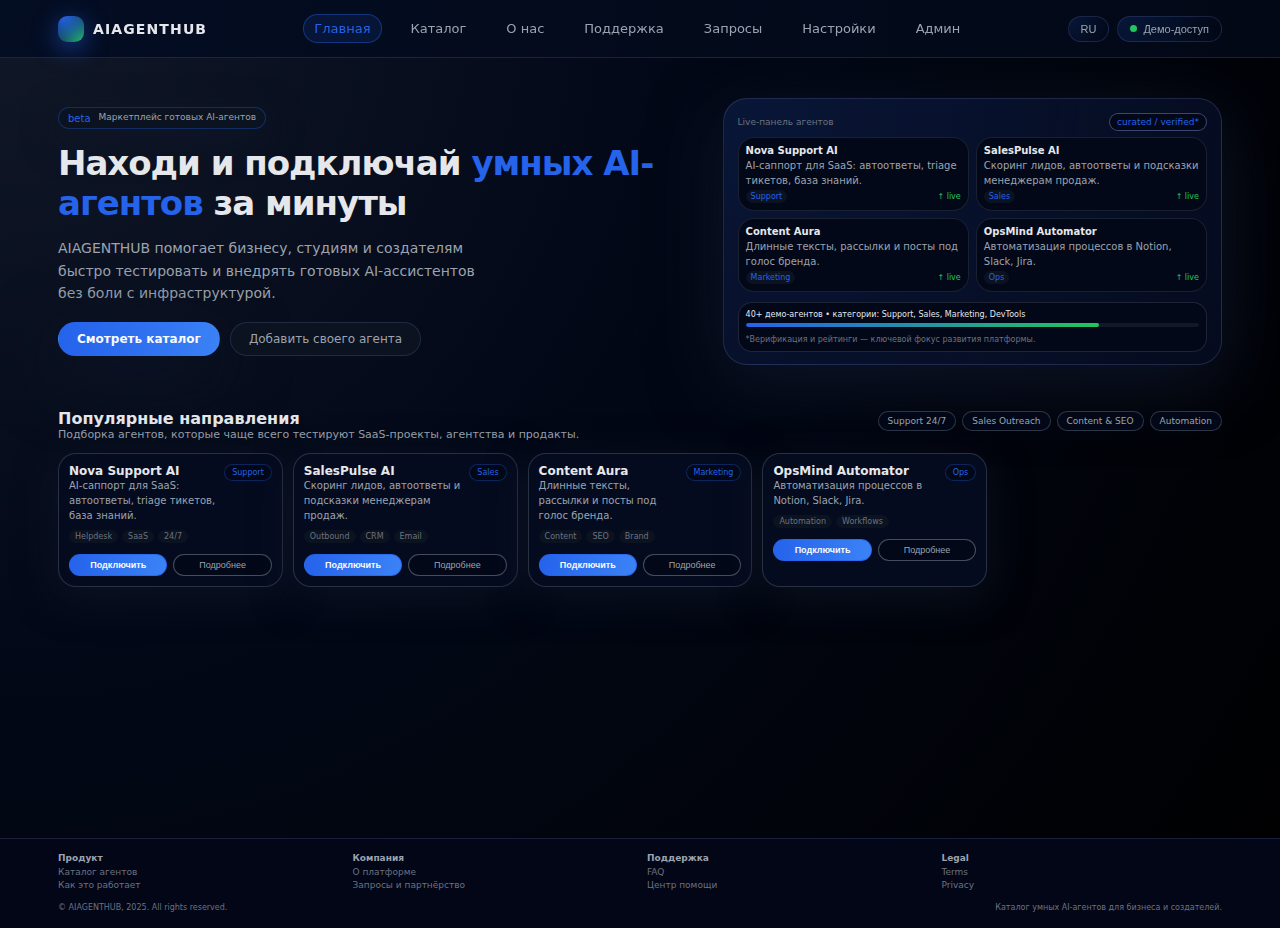
<file: index.html>
<!DOCTYPE html>
<html lang="ru">
<head>
  <meta charset="UTF-8" />
  <title>AIAGENTHUB — Каталог AI-агентов</title>
  <meta name="viewport" content="width=device-width, initial-scale=1.0" />
  <link rel="stylesheet" href="styles.css" />
</head>
<body>
<div class="app-shell">

<header class="app-header">
  <div class="max-w app-header-inner">
    <div class="brand">
      <div class="brand-logo"></div>
      <div class="brand-text">AIAGENTHUB</div>
    </div>
    <nav class="nav">
      <a href="index.html" data-i18n="nav_home" class="active">Главная</a>
      <a href="catalog.html" data-i18n="nav_catalog" class="">Каталог</a>
      <a href="about.html" data-i18n="nav_about" class="">О нас</a>
      <a href="support.html" data-i18n="nav_support" class="">Поддержка</a>
      <a href="requests.html" data-i18n="nav_requests" class="">Запросы</a>
      <a href="settings.html" data-i18n="nav_settings" class="">Настройки</a>
      <a href="admin.html" data-i18n="nav_admin" class="">Админ</a>
    </nav>
    <div class="header-right">
      <button id="langBtn" class="lang-toggle" type="button">
        <span data-i18n="lang_label">RU</span>
      </button>
      <button class="header-auth-btn" id="openAuthFromHeader" type="button">
        <span class="dot"></span>
        <span data-i18n="auth_demo">Демо-доступ</span>
      </button>
    </div>
    <div class="burger" id="burger">
      <span></span><span></span><span></span>
    </div>
  </div>
  <nav class="mobile-nav" id="mobileNav">
      <a href="index.html" data-i18n="nav_home" class="active">Главная</a>
      <a href="catalog.html" data-i18n="nav_catalog" class="">Каталог</a>
      <a href="about.html" data-i18n="nav_about" class="">О нас</a>
      <a href="support.html" data-i18n="nav_support" class="">Поддержка</a>
      <a href="requests.html" data-i18n="nav_requests" class="">Запросы</a>
      <a href="settings.html" data-i18n="nav_settings" class="">Настройки</a>
      <a href="admin.html" data-i18n="nav_admin" class="">Админ</a>
  </nav>
</header>

  <main>
    <section class="hero fade-in">
      <div class="max-w hero-grid">
        <div>
          <div class="hero-kicker">
            <span>beta</span>
            <span class="label" data-i18n="hero_kicker">Маркетплейс готовых AI-агентов</span>
          </div>
          <h1 class="hero-title" data-i18n="hero_title">
            Находи и подключай <span>умных AI-агентов</span> за минуты
          </h1>
          <p class="hero-subtitle" data-i18n="hero_subtitle">
            AIAGENTHUB помогает бизнесу, студиям и создателям быстро тестировать и внедрять готовых AI-ассистентов без боли с инфраструктурой.
          </p>
          <div class="hero-actions">
            <a href="catalog.html" class="btn-primary" data-i18n="hero_cta_primary">
              Смотреть каталог
            </a>
            <a href="requests.html" class="btn-ghost" data-i18n="hero_cta_secondary">
              Добавить своего агента
            </a>
          </div>
        </div>
        <aside class="hero-panel">
          <div class="hero-panel-label">
            <span data-i18n="hero_panel_title">Live-панель агентов</span>
            <span class="badge" data-i18n="hero_panel_badge">curated / verified*</span>
          </div>
          <div class="hero-agents" id="heroAgents"></div>
          <div class="hero-progress">
            <div data-i18n="hero_panel_stats">
              40+ демо-агентов • категории: Support, Sales, Marketing, DevTools
            </div>
            <div class="hero-progress-bar">
              <div class="hero-progress-fill"></div>
            </div>
            <div class="hero-trend" data-i18n="hero_panel_note">
              *Верификация и рейтинги — ключевой фокус развития платформы.
            </div>
          </div>
        </aside>
      </div>
    </section>

    <section class="section fade-in">
      <div class="max-w">
        <div class="section-header">
          <div>
            <div class="section-title" data-i18n="section_popular_title">Популярные направления</div>
            <div class="section-subtitle" data-i18n="section_popular_subtitle">
              Подборка агентов, которые чаще всего тестируют SaaS-проекты, агентства и продакты.
            </div>
          </div>
          <div class="chips">
            <div class="chip">Support 24/7</div>
            <div class="chip">Sales Outreach</div>
            <div class="chip">Content &amp; SEO</div>
            <div class="chip">Automation</div>
          </div>
        </div>
        <div class="agents-grid" id="featuredAgents"></div>
      </div>
    </section>
  </main>

<footer class="app-footer">
  <div class="max-w">
    <div class="footer-grid">
      <div>
        <div class="footer-title" data-i18n="footer_product">Продукт</div>
        <a href="catalog.html" class="footer-link" data-i18n="footer_catalog">Каталог агентов</a>
        <a href="about.html" class="footer-link" data-i18n="footer_how_it_works">Как это работает</a>
      </div>
      <div>
        <div class="footer-title" data-i18n="footer_company">Компания</div>
        <a href="about.html" class="footer-link" data-i18n="footer_about">О платформе</a>
        <a href="requests.html" class="footer-link" data-i18n="footer_contact">Запросы и партнёрство</a>
      </div>
      <div>
        <div class="footer-title" data-i18n="footer_support">Поддержка</div>
        <a href="support.html" class="footer-link" data-i18n="footer_faq">FAQ</a>
        <a href="support.html" class="footer-link" data-i18n="footer_support_center">Центр помощи</a>
      </div>
      <div>
        <div class="footer-title">Legal</div>
        <a href="#" class="footer-link">Terms</a>
        <a href="#" class="footer-link">Privacy</a>
      </div>
    </div>
    <div class="footer-bottom">
      <div>© AIAGENTHUB, 2025. All rights reserved.</div>
      <div data-i18n="footer_tagline">Каталог умных AI-агентов для бизнеса и создателей.</div>
    </div>
  </div>
</footer>


<div class="modal-backdrop" id="authModal">
  <div class="modal">
    <button class="modal-close" id="authClose">×</button>
    <h3 class="modal-title" data-i18n="auth_title">Вход / регистрация</h3>
    <div class="modal-subtitle" data-i18n="auth_subtitle">
      Зарегистрируйтесь, чтобы подключать агентов и отправлять заявки. Можно продолжить как гость.
    </div>
    <div class="modal-tabs">
      <div class="modal-tab active" id="tabRegister" data-i18n="auth_tab_register">Регистрация</div>
      <div class="modal-tab" id="tabLogin" data-i18n="auth_tab_login">Вход</div>
    </div>
    <form id="authForm" class="form-grid">
      <div>
        <div class="label" data-i18n="auth_name_label">Имя / команда</div>
        <input class="input" type="text" id="authName" placeholder="AI Studio" />
      </div>
      <div>
        <div class="label">Email</div>
        <input class="input" type="email" id="authEmail" placeholder="you@product.io" required />
      </div>
      <div>
        <div class="label" data-i18n="auth_password_label">Пароль</div>
        <input class="input" type="password" id="authPassword" placeholder="Минимум 6 символов" required />
      </div>
    </form>
    <div class="modal-actions">
      <button class="modal-btn-primary" id="authSubmit" data-i18n="auth_submit">Продолжить (демо)</button>
      <button class="modal-btn-ghost" id="authSkip" data-i18n="auth_skip">Продолжить как гость</button>
    </div>
    <div class="modal-subtitle" style="margin-top:4px;font-size:8px;" data-i18n="auth_notice">
      В продакшене здесь будет безопасная регистрация через backend / OAuth. Сейчас — прототип.
    </div>
  </div>
</div>

</div>
<script src="script.js"></script>
</body>
</html>
</file>
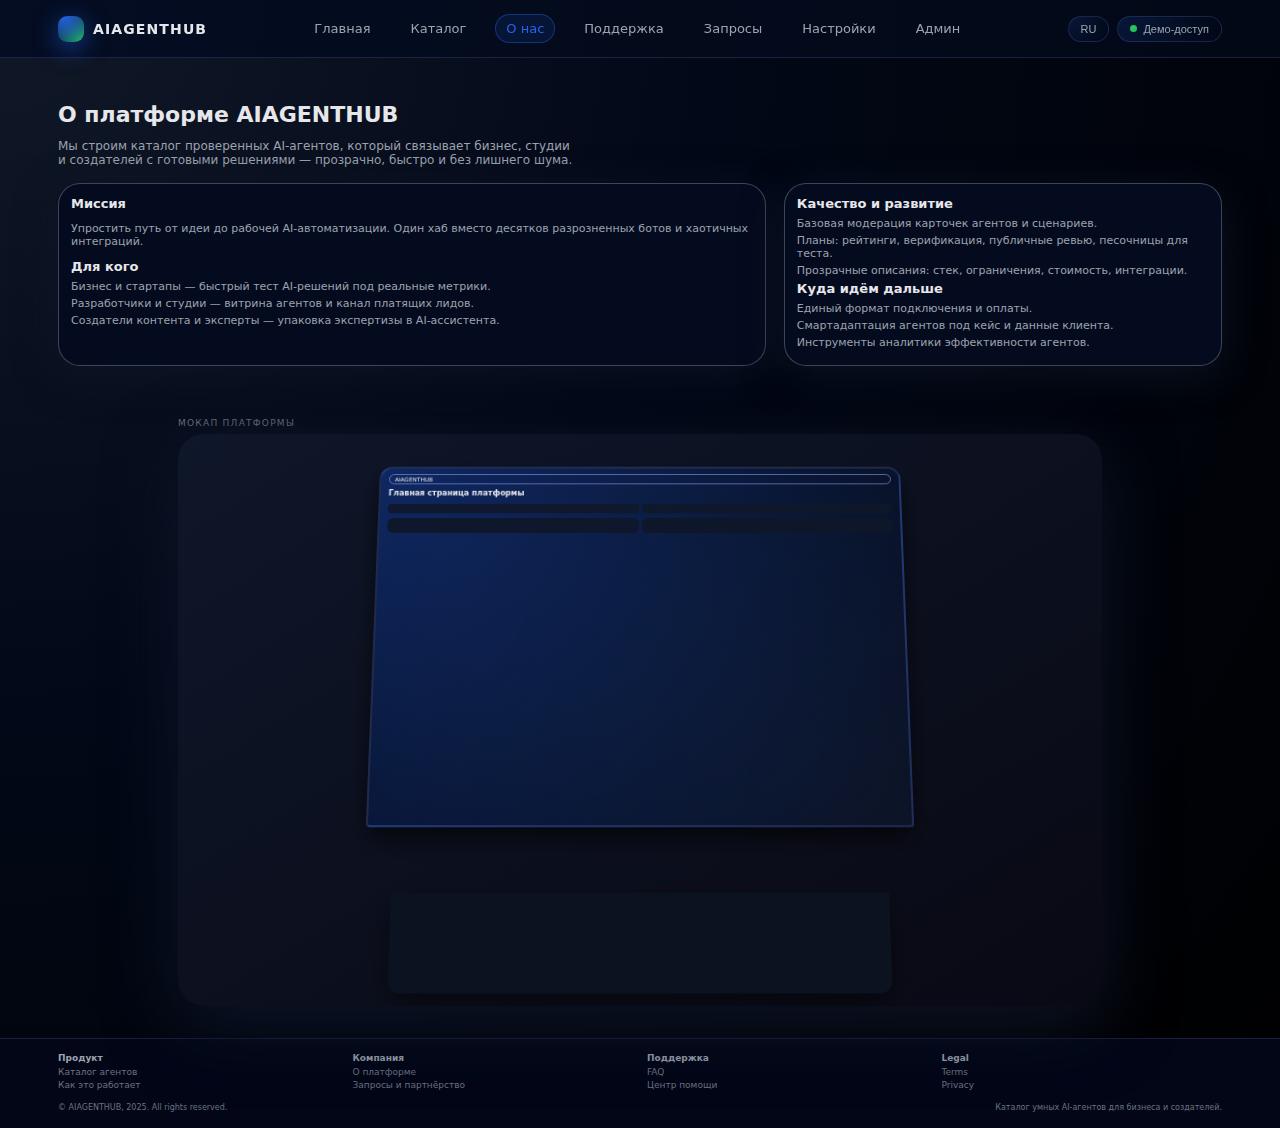
<file: about.html>
<!DOCTYPE html>
<html lang="ru">
<head>
  <meta charset="UTF-8" />
  <title>О платформе — AIAGENTHUB</title>
  <meta name="viewport" content="width=device-width, initial-scale=1.0" />
  <link rel="stylesheet" href="styles.css" />
</head>
<body>
<div class="app-shell">

<header class="app-header">
  <div class="max-w app-header-inner">
    <div class="brand">
      <div class="brand-logo"></div>
      <div class="brand-text">AIAGENTHUB</div>
    </div>
    <nav class="nav">
      <a href="index.html" data-i18n="nav_home" class="">Главная</a>
      <a href="catalog.html" data-i18n="nav_catalog" class="">Каталог</a>
      <a href="about.html" data-i18n="nav_about" class="active">О нас</a>
      <a href="support.html" data-i18n="nav_support" class="">Поддержка</a>
      <a href="requests.html" data-i18n="nav_requests" class="">Запросы</a>
      <a href="settings.html" data-i18n="nav_settings" class="">Настройки</a>
      <a href="admin.html" data-i18n="nav_admin" class="">Админ</a>
    </nav>
    <div class="header-right">
      <button id="langBtn" class="lang-toggle" type="button">
        <span data-i18n="lang_label">RU</span>
      </button>
      <button class="header-auth-btn" id="openAuthFromHeader" type="button">
        <span class="dot"></span>
        <span data-i18n="auth_demo">Демо-доступ</span>
      </button>
    </div>
    <div class="burger" id="burger">
      <span></span><span></span><span></span>
    </div>
  </div>
  <nav class="mobile-nav" id="mobileNav">
      <a href="index.html" data-i18n="nav_home" class="">Главная</a>
      <a href="catalog.html" data-i18n="nav_catalog" class="">Каталог</a>
      <a href="about.html" data-i18n="nav_about" class="active">О нас</a>
      <a href="support.html" data-i18n="nav_support" class="">Поддержка</a>
      <a href="requests.html" data-i18n="nav_requests" class="">Запросы</a>
      <a href="settings.html" data-i18n="nav_settings" class="">Настройки</a>
      <a href="admin.html" data-i18n="nav_admin" class="">Админ</a>
  </nav>
</header>

  <main>
    <section class="section fade-in">
      <div class="max-w">
        <h1 class="page-title" data-i18n="about_title">О платформе AIAGENTHUB</h1>
        <p class="page-subtitle" data-i18n="about_subtitle">
          Мы строим каталог проверенных AI-агентов, который связывает бизнес, студии и создателей с готовыми решениями — прозрачно, быстро и без лишнего шума.
        </p>
        <div class="columns">
          <div class="card">
            <h3 data-i18n="about_mission_title">Миссия</h3>
            <p data-i18n="about_mission_text">
              Упростить путь от идеи до рабочей AI-автоматизации. Один хаб вместо десятков разрозненных ботов и хаотичных интеграций.
            </p>
            <h3 data-i18n="about_for_whom_title">Для кого</h3>
            <ul class="list">
              <li data-i18n="about_for_whom_1">Бизнес и стартапы — быстрый тест AI-решений под реальные метрики.</li>
              <li data-i18n="about_for_whom_2">Разработчики и студии — витрина агентов и канал платящих лидов.</li>
              <li data-i18n="about_for_whom_3">Создатели контента и эксперты — упаковка экспертизы в AI-ассистента.</li>
            </ul>
          </div>
          <div class="card">
            <h3 data-i18n="about_quality_title">Качество и развитие</h3>
            <ul class="list">
              <li data-i18n="about_quality_1">Базовая модерация карточек агентов и сценариев.</li>
              <li data-i18n="about_quality_2">Планы: рейтинги, верификация, публичные ревью, песочницы для теста.</li>
              <li data-i18n="about_quality_3">Прозрачные описания: стек, ограничения, стоимость, интеграции.</li>
            </ul>
            <h3 data-i18n="about_next_title">Куда идём дальше</h3>
            <ul class="list">
              <li data-i18n="about_next_1">Единый формат подключения и оплаты.</li>
              <li data-i18n="about_next_2">Смартадаптация агентов под кейс и данные клиента.</li>
              <li data-i18n="about_next_3">Инструменты аналитики эффективности агентов.</li>
            </ul>
          </div>
        </div>
      </div>
    </section>

    <section class="about-mockup-section fade-in">
      <div class="max-w about-mockup-wrapper">
        <div class="mockup-label" data-i18n="mockup_label">Мокап платформы</div>
        <div class="mockup-frame">
          <!-- Laptop mockup: screen and base -->
          <div class="mockup-laptop">
            <div class="mockup-laptop-screen">
              <div class="mockup-screen-pill">AIAGENTHUB</div>
              <div class="mockup-screen-title" data-i18n="mockup_screen_title">Главная страница платформы</div>
              <div class="mockup-screen-row">
                <div class="mockup-screen-block"></div>
                <div class="mockup-screen-block"></div>
              </div>
              <div class="mockup-screen-row">
                <div class="mockup-screen-card"></div>
                <div class="mockup-screen-card"></div>
              </div>
            </div>
            <div class="mockup-laptop-base"></div>
          </div>
        </div>
      </div>
    </section>
  </main>

<footer class="app-footer">
  <div class="max-w">
    <div class="footer-grid">
      <div>
        <div class="footer-title" data-i18n="footer_product">Продукт</div>
        <a href="catalog.html" class="footer-link" data-i18n="footer_catalog">Каталог агентов</a>
        <a href="about.html" class="footer-link" data-i18n="footer_how_it_works">Как это работает</a>
      </div>
      <div>
        <div class="footer-title" data-i18n="footer_company">Компания</div>
        <a href="about.html" class="footer-link" data-i18n="footer_about">О платформе</a>
        <a href="requests.html" class="footer-link" data-i18n="footer_contact">Запросы и партнёрство</a>
      </div>
      <div>
        <div class="footer-title" data-i18n="footer_support">Поддержка</div>
        <a href="support.html" class="footer-link" data-i18n="footer_faq">FAQ</a>
        <a href="support.html" class="footer-link" data-i18n="footer_support_center">Центр помощи</a>
      </div>
      <div>
        <div class="footer-title">Legal</div>
        <a href="#" class="footer-link">Terms</a>
        <a href="#" class="footer-link">Privacy</a>
      </div>
    </div>
    <div class="footer-bottom">
      <div>© AIAGENTHUB, 2025. All rights reserved.</div>
      <div data-i18n="footer_tagline">Каталог умных AI-агентов для бизнеса и создателей.</div>
    </div>
  </div>
</footer>


<div class="modal-backdrop" id="authModal">
  <div class="modal">
    <button class="modal-close" id="authClose">×</button>
    <h3 class="modal-title" data-i18n="auth_title">Вход / регистрация</h3>
    <div class="modal-subtitle" data-i18n="auth_subtitle">
      Зарегистрируйтесь, чтобы подключать агентов и отправлять заявки. Можно продолжить как гость.
    </div>
    <div class="modal-tabs">
      <div class="modal-tab active" id="tabRegister" data-i18n="auth_tab_register">Регистрация</div>
      <div class="modal-tab" id="tabLogin" data-i18n="auth_tab_login">Вход</div>
    </div>
    <form id="authForm" class="form-grid">
      <div>
        <div class="label" data-i18n="auth_name_label">Имя / команда</div>
        <input class="input" type="text" id="authName" placeholder="AI Studio" />
      </div>
      <div>
        <div class="label">Email</div>
        <input class="input" type="email" id="authEmail" placeholder="you@product.io" required />
      </div>
      <div>
        <div class="label" data-i18n="auth_password_label">Пароль</div>
        <input class="input" type="password" id="authPassword" placeholder="Минимум 6 символов" required />
      </div>
    </form>
    <div class="modal-actions">
      <button class="modal-btn-primary" id="authSubmit" data-i18n="auth_submit">Продолжить (демо)</button>
      <button class="modal-btn-ghost" id="authSkip" data-i18n="auth_skip">Продолжить как гость</button>
    </div>
    <div class="modal-subtitle" style="margin-top:4px;font-size:8px;" data-i18n="auth_notice">
      В продакшене здесь будет безопасная регистрация через backend / OAuth. Сейчас — прототип.
    </div>
  </div>
</div>

</div>
<script src="script.js"></script>
</body>
</html>
</file>
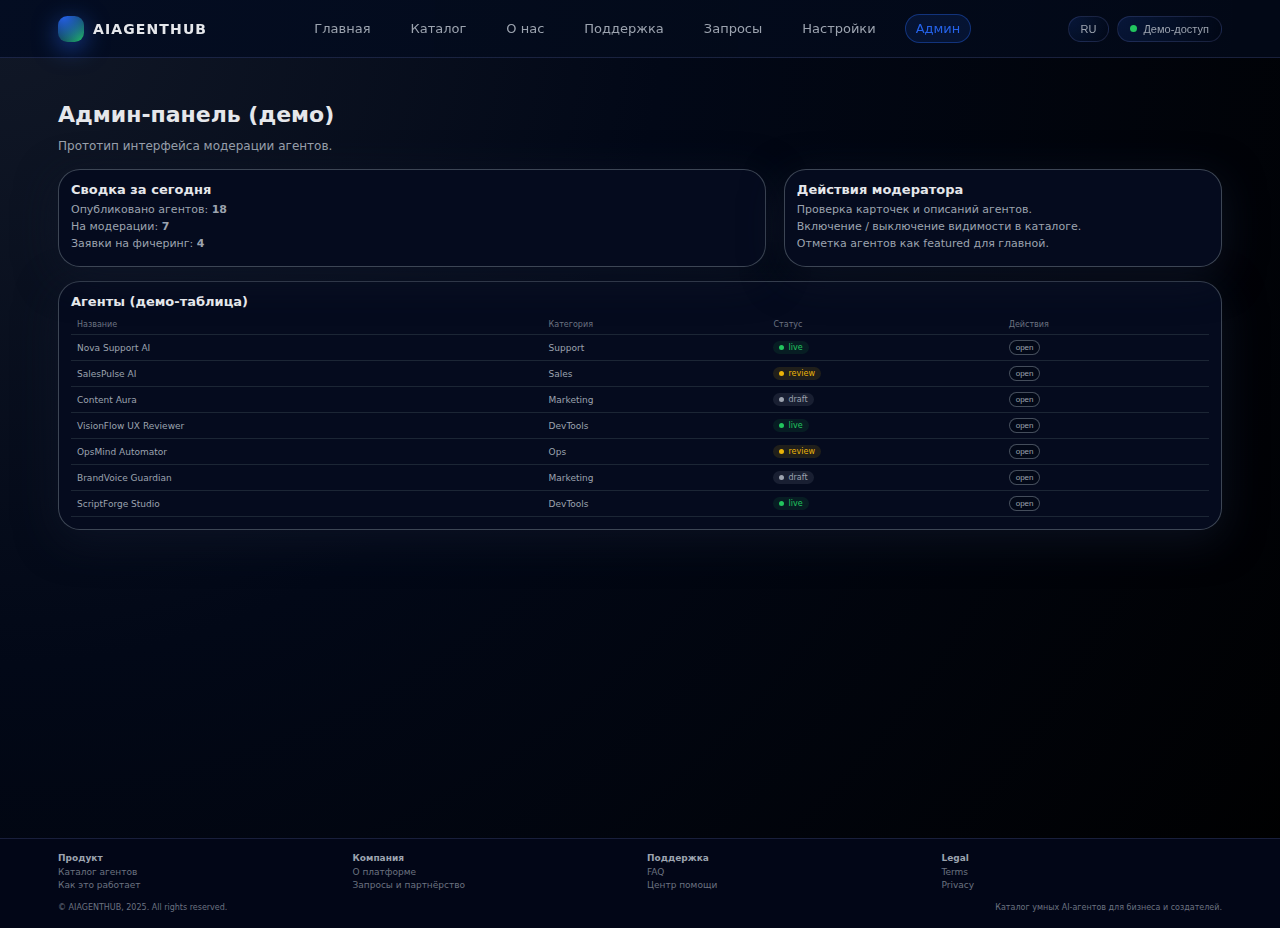
<file: admin.html>
<!DOCTYPE html>
<html lang="ru">
<head>
  <meta charset="UTF-8" />
  <title>Админ-панель — AIAGENTHUB (демо)</title>
  <meta name="viewport" content="width=device-width, initial-scale=1.0" />
  <link rel="stylesheet" href="styles.css" />
</head>
<body>
<div class="app-shell">

<header class="app-header">
  <div class="max-w app-header-inner">
    <div class="brand">
      <div class="brand-logo"></div>
      <div class="brand-text">AIAGENTHUB</div>
    </div>
    <nav class="nav">
      <a href="index.html" data-i18n="nav_home" class="">Главная</a>
      <a href="catalog.html" data-i18n="nav_catalog" class="">Каталог</a>
      <a href="about.html" data-i18n="nav_about" class="">О нас</a>
      <a href="support.html" data-i18n="nav_support" class="">Поддержка</a>
      <a href="requests.html" data-i18n="nav_requests" class="">Запросы</a>
      <a href="settings.html" data-i18n="nav_settings" class="">Настройки</a>
      <a href="admin.html" data-i18n="nav_admin" class="active">Админ</a>
    </nav>
    <div class="header-right">
      <button id="langBtn" class="lang-toggle" type="button">
        <span data-i18n="lang_label">RU</span>
      </button>
      <button class="header-auth-btn" id="openAuthFromHeader" type="button">
        <span class="dot"></span>
        <span data-i18n="auth_demo">Демо-доступ</span>
      </button>
    </div>
    <div class="burger" id="burger">
      <span></span><span></span><span></span>
    </div>
  </div>
  <nav class="mobile-nav" id="mobileNav">
      <a href="index.html" data-i18n="nav_home" class="">Главная</a>
      <a href="catalog.html" data-i18n="nav_catalog" class="">Каталог</a>
      <a href="about.html" data-i18n="nav_about" class="">О нас</a>
      <a href="support.html" data-i18n="nav_support" class="">Поддержка</a>
      <a href="requests.html" data-i18n="nav_requests" class="">Запросы</a>
      <a href="settings.html" data-i18n="nav_settings" class="">Настройки</a>
      <a href="admin.html" data-i18n="nav_admin" class="active">Админ</a>
  </nav>
</header>

  <main>
    <section class="section fade-in">
      <div class="max-w">
        <h1 class="page-title" data-i18n="admin_title">Админ-панель (демо)</h1>
        <p class="page-subtitle" data-i18n="admin_subtitle">
          Прототип интерфейса модерации агентов. Здесь можно будет управлять заявками, статусами и фичерингом.
        </p>
        <div class="columns">
          <div class="card">
            <h3 data-i18n="admin_metrics_title">Сводка за сегодня</h3>
            <ul class="list">
              <li>Опубликовано агентов: <strong>18</strong></li>
              <li>На модерации: <strong>7</strong></li>
              <li>Заявки на фичеринг: <strong>4</strong></li>
            </ul>
          </div>
          <div class="card">
            <h3 data-i18n="admin_actions_title">Действия модератора</h3>
            <ul class="list">
              <li>Проверка карточек и описаний агентов.</li>
              <li>Включение / выключение видимости в каталоге.</li>
              <li>Отметка агентов как featured для главной.</li>
            </ul>
          </div>
        </div>
        <div class="card" style="margin-top:14px;">
          <h3 data-i18n="admin_table_title">Агенты (демо-таблица)</h3>
          <table class="table" id="adminAgentsTable">
            <thead>
              <tr>
                <th>Название</th>
                <th>Категория</th>
                <th>Статус</th>
                <th>Действия</th>
              </tr>
            </thead>
            <tbody></tbody>
          </table>
        </div>
      </div>
    </section>
  </main>

<footer class="app-footer">
  <div class="max-w">
    <div class="footer-grid">
      <div>
        <div class="footer-title" data-i18n="footer_product">Продукт</div>
        <a href="catalog.html" class="footer-link" data-i18n="footer_catalog">Каталог агентов</a>
        <a href="about.html" class="footer-link" data-i18n="footer_how_it_works">Как это работает</a>
      </div>
      <div>
        <div class="footer-title" data-i18n="footer_company">Компания</div>
        <a href="about.html" class="footer-link" data-i18n="footer_about">О платформе</a>
        <a href="requests.html" class="footer-link" data-i18n="footer_contact">Запросы и партнёрство</a>
      </div>
      <div>
        <div class="footer-title" data-i18n="footer_support">Поддержка</div>
        <a href="support.html" class="footer-link" data-i18n="footer_faq">FAQ</a>
        <a href="support.html" class="footer-link" data-i18n="footer_support_center">Центр помощи</a>
      </div>
      <div>
        <div class="footer-title">Legal</div>
        <a href="#" class="footer-link">Terms</a>
        <a href="#" class="footer-link">Privacy</a>
      </div>
    </div>
    <div class="footer-bottom">
      <div>© AIAGENTHUB, 2025. All rights reserved.</div>
      <div data-i18n="footer_tagline">Каталог умных AI-агентов для бизнеса и создателей.</div>
    </div>
  </div>
</footer>


<div class="modal-backdrop" id="authModal">
  <div class="modal">
    <button class="modal-close" id="authClose">×</button>
    <h3 class="modal-title" data-i18n="auth_title">Вход / регистрация</h3>
    <div class="modal-subtitle" data-i18n="auth_subtitle">
      Зарегистрируйтесь, чтобы подключать агентов и отправлять заявки. Можно продолжить как гость.
    </div>
    <div class="modal-tabs">
      <div class="modal-tab active" id="tabRegister" data-i18n="auth_tab_register">Регистрация</div>
      <div class="modal-tab" id="tabLogin" data-i18n="auth_tab_login">Вход</div>
    </div>
    <form id="authForm" class="form-grid">
      <div>
        <div class="label" data-i18n="auth_name_label">Имя / команда</div>
        <input class="input" type="text" id="authName" placeholder="AI Studio" />
      </div>
      <div>
        <div class="label">Email</div>
        <input class="input" type="email" id="authEmail" placeholder="you@product.io" required />
      </div>
      <div>
        <div class="label" data-i18n="auth_password_label">Пароль</div>
        <input class="input" type="password" id="authPassword" placeholder="Минимум 6 символов" required />
      </div>
    </form>
    <div class="modal-actions">
      <button class="modal-btn-primary" id="authSubmit" data-i18n="auth_submit">Продолжить (демо)</button>
      <button class="modal-btn-ghost" id="authSkip" data-i18n="auth_skip">Продолжить как гость</button>
    </div>
    <div class="modal-subtitle" style="margin-top:4px;font-size:8px;" data-i18n="auth_notice">
      В продакшене здесь будет безопасная регистрация через backend / OAuth. Сейчас — прототип.
    </div>
  </div>
</div>

</div>
<script src="script.js"></script>
</body>
</html>
</file>
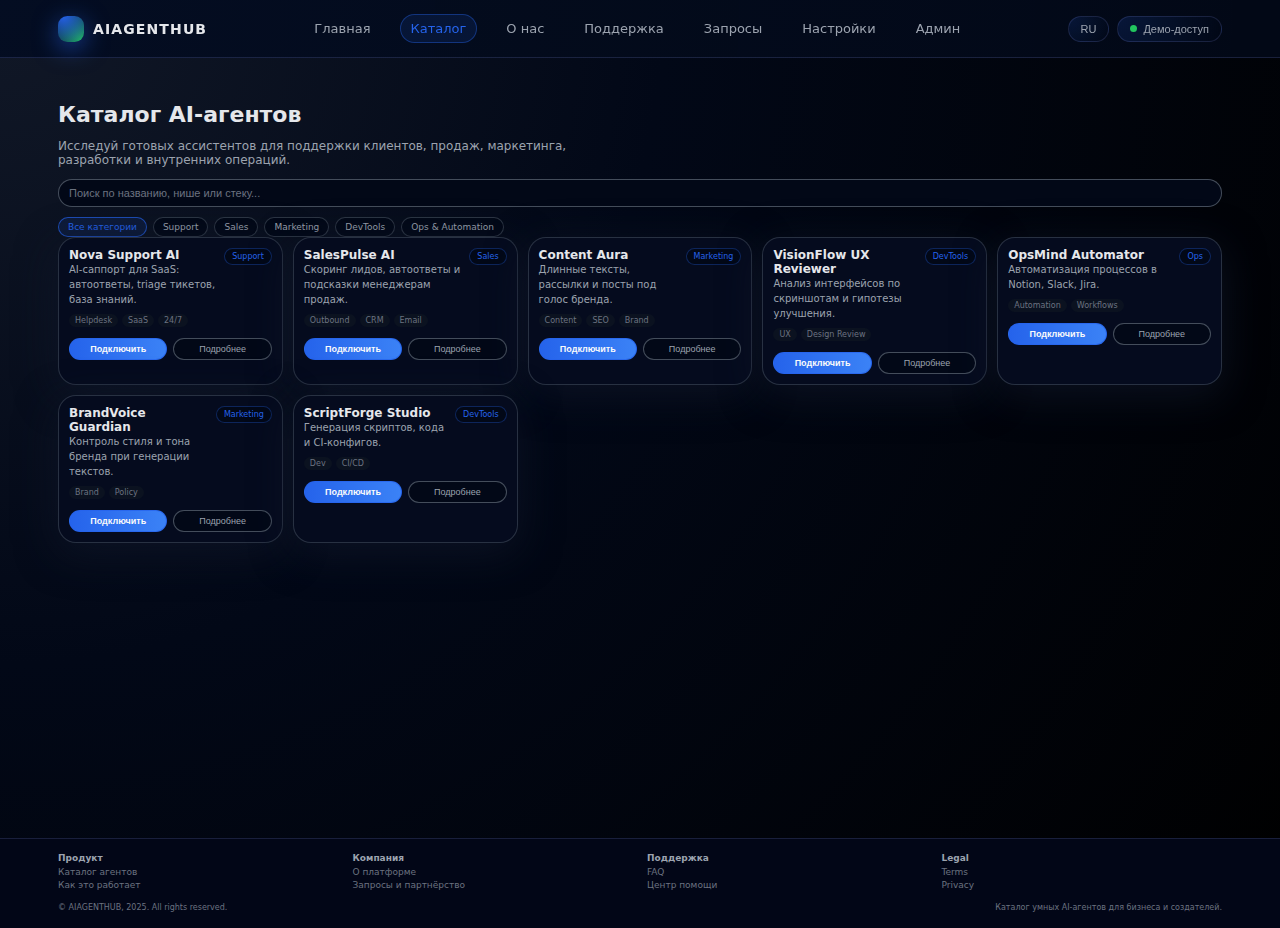
<file: catalog.html>
<!DOCTYPE html>
<html lang="ru">
<head>
  <meta charset="UTF-8" />
  <title>Каталог AI-агентов — AIAGENTHUB</title>
  <meta name="viewport" content="width=device-width, initial-scale=1.0" />
  <link rel="stylesheet" href="styles.css" />
</head>
<body>
<div class="app-shell">

<header class="app-header">
  <div class="max-w app-header-inner">
    <div class="brand">
      <div class="brand-logo"></div>
      <div class="brand-text">AIAGENTHUB</div>
    </div>
    <nav class="nav">
      <a href="index.html" data-i18n="nav_home" class="">Главная</a>
      <a href="catalog.html" data-i18n="nav_catalog" class="active">Каталог</a>
      <a href="about.html" data-i18n="nav_about" class="">О нас</a>
      <a href="support.html" data-i18n="nav_support" class="">Поддержка</a>
      <a href="requests.html" data-i18n="nav_requests" class="">Запросы</a>
      <a href="settings.html" data-i18n="nav_settings" class="">Настройки</a>
      <a href="admin.html" data-i18n="nav_admin" class="">Админ</a>
    </nav>
    <div class="header-right">
      <button id="langBtn" class="lang-toggle" type="button">
        <span data-i18n="lang_label">RU</span>
      </button>
      <button class="header-auth-btn" id="openAuthFromHeader" type="button">
        <span class="dot"></span>
        <span data-i18n="auth_demo">Демо-доступ</span>
      </button>
    </div>
    <div class="burger" id="burger">
      <span></span><span></span><span></span>
    </div>
  </div>
  <nav class="mobile-nav" id="mobileNav">
      <a href="index.html" data-i18n="nav_home" class="">Главная</a>
      <a href="catalog.html" data-i18n="nav_catalog" class="active">Каталог</a>
      <a href="about.html" data-i18n="nav_about" class="">О нас</a>
      <a href="support.html" data-i18n="nav_support" class="">Поддержка</a>
      <a href="requests.html" data-i18n="nav_requests" class="">Запросы</a>
      <a href="settings.html" data-i18n="nav_settings" class="">Настройки</a>
      <a href="admin.html" data-i18n="nav_admin" class="">Админ</a>
  </nav>
</header>

  <main>
    <section class="section fade-in">
      <div class="max-w">
        <h1 class="page-title" data-i18n="catalog_title">Каталог AI-агентов</h1>
        <p class="page-subtitle" data-i18n="catalog_subtitle">
          Исследуй готовых ассистентов для поддержки клиентов, продаж, маркетинга, разработки и внутренних операций.
        </p>
        <div class="search-bar">
          <input id="searchInput" class="search-input" type="search"
                 placeholder="Поиск по названию, нише или стеку..." />
        </div>
        <div class="filter-chips" id="filterChips">
          <div class="filter-chip active" data-category="all" data-i18n="filter_all">Все категории</div>
          <div class="filter-chip" data-category="Support">Support</div>
          <div class="filter-chip" data-category="Sales">Sales</div>
          <div class="filter-chip" data-category="Marketing">Marketing</div>
          <div class="filter-chip" data-category="DevTools">DevTools</div>
          <div class="filter-chip" data-category="Ops">Ops &amp; Automation</div>
        </div>
        <div class="agents-grid" id="catalogAgents"></div>
      </div>
    </section>
  </main>

<footer class="app-footer">
  <div class="max-w">
    <div class="footer-grid">
      <div>
        <div class="footer-title" data-i18n="footer_product">Продукт</div>
        <a href="catalog.html" class="footer-link" data-i18n="footer_catalog">Каталог агентов</a>
        <a href="about.html" class="footer-link" data-i18n="footer_how_it_works">Как это работает</a>
      </div>
      <div>
        <div class="footer-title" data-i18n="footer_company">Компания</div>
        <a href="about.html" class="footer-link" data-i18n="footer_about">О платформе</a>
        <a href="requests.html" class="footer-link" data-i18n="footer_contact">Запросы и партнёрство</a>
      </div>
      <div>
        <div class="footer-title" data-i18n="footer_support">Поддержка</div>
        <a href="support.html" class="footer-link" data-i18n="footer_faq">FAQ</a>
        <a href="support.html" class="footer-link" data-i18n="footer_support_center">Центр помощи</a>
      </div>
      <div>
        <div class="footer-title">Legal</div>
        <a href="#" class="footer-link">Terms</a>
        <a href="#" class="footer-link">Privacy</a>
      </div>
    </div>
    <div class="footer-bottom">
      <div>© AIAGENTHUB, 2025. All rights reserved.</div>
      <div data-i18n="footer_tagline">Каталог умных AI-агентов для бизнеса и создателей.</div>
    </div>
  </div>
</footer>


<div class="modal-backdrop" id="authModal">
  <div class="modal">
    <button class="modal-close" id="authClose">×</button>
    <h3 class="modal-title" data-i18n="auth_title">Вход / регистрация</h3>
    <div class="modal-subtitle" data-i18n="auth_subtitle">
      Зарегистрируйтесь, чтобы подключать агентов и отправлять заявки. Можно продолжить как гость.
    </div>
    <div class="modal-tabs">
      <div class="modal-tab active" id="tabRegister" data-i18n="auth_tab_register">Регистрация</div>
      <div class="modal-tab" id="tabLogin" data-i18n="auth_tab_login">Вход</div>
    </div>
    <form id="authForm" class="form-grid">
      <div>
        <div class="label" data-i18n="auth_name_label">Имя / команда</div>
        <input class="input" type="text" id="authName" placeholder="AI Studio" />
      </div>
      <div>
        <div class="label">Email</div>
        <input class="input" type="email" id="authEmail" placeholder="you@product.io" required />
      </div>
      <div>
        <div class="label" data-i18n="auth_password_label">Пароль</div>
        <input class="input" type="password" id="authPassword" placeholder="Минимум 6 символов" required />
      </div>
    </form>
    <div class="modal-actions">
      <button class="modal-btn-primary" id="authSubmit" data-i18n="auth_submit">Продолжить (демо)</button>
      <button class="modal-btn-ghost" id="authSkip" data-i18n="auth_skip">Продолжить как гость</button>
    </div>
    <div class="modal-subtitle" style="margin-top:4px;font-size:8px;" data-i18n="auth_notice">
      В продакшене здесь будет безопасная регистрация через backend / OAuth. Сейчас — прототип.
    </div>
  </div>
</div>

</div>
<script src="script.js"></script>
</body>
</html>
</file>
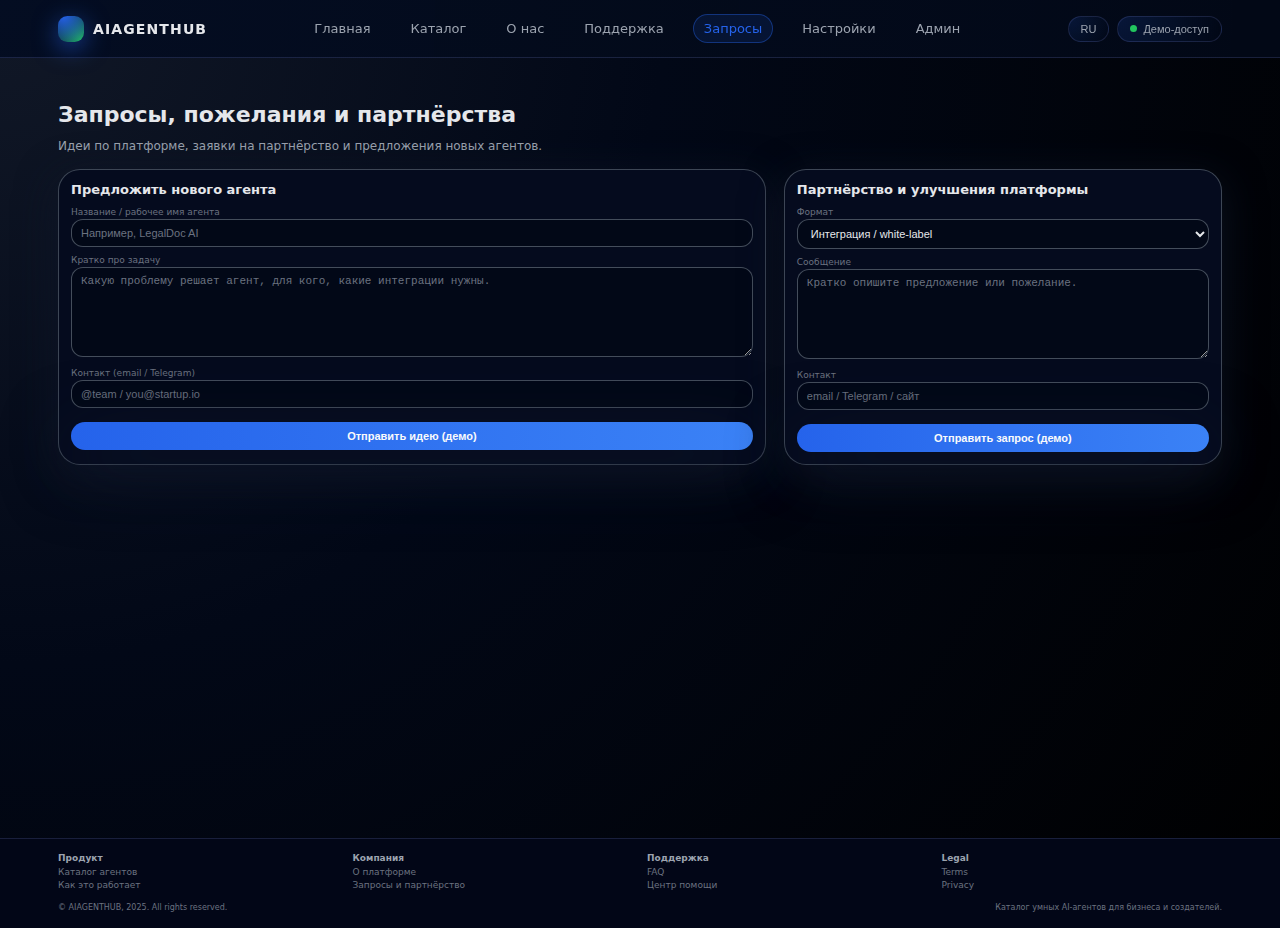
<file: requests.html>
<!DOCTYPE html>
<html lang="ru">
<head>
  <meta charset="UTF-8" />
  <title>Запросы и пожелания — AIAGENTHUB</title>
  <meta name="viewport" content="width=device-width, initial-scale=1.0" />
  <link rel="stylesheet" href="styles.css" />
</head>
<body>
<div class="app-shell">

<header class="app-header">
  <div class="max-w app-header-inner">
    <div class="brand">
      <div class="brand-logo"></div>
      <div class="brand-text">AIAGENTHUB</div>
    </div>
    <nav class="nav">
      <a href="index.html" data-i18n="nav_home" class="">Главная</a>
      <a href="catalog.html" data-i18n="nav_catalog" class="">Каталог</a>
      <a href="about.html" data-i18n="nav_about" class="">О нас</a>
      <a href="support.html" data-i18n="nav_support" class="">Поддержка</a>
      <a href="requests.html" data-i18n="nav_requests" class="active">Запросы</a>
      <a href="settings.html" data-i18n="nav_settings" class="">Настройки</a>
      <a href="admin.html" data-i18n="nav_admin" class="">Админ</a>
    </nav>
    <div class="header-right">
      <button id="langBtn" class="lang-toggle" type="button">
        <span data-i18n="lang_label">RU</span>
      </button>
      <button class="header-auth-btn" id="openAuthFromHeader" type="button">
        <span class="dot"></span>
        <span data-i18n="auth_demo">Демо-доступ</span>
      </button>
    </div>
    <div class="burger" id="burger">
      <span></span><span></span><span></span>
    </div>
  </div>
  <nav class="mobile-nav" id="mobileNav">
      <a href="index.html" data-i18n="nav_home" class="">Главная</a>
      <a href="catalog.html" data-i18n="nav_catalog" class="">Каталог</a>
      <a href="about.html" data-i18n="nav_about" class="">О нас</a>
      <a href="support.html" data-i18n="nav_support" class="">Поддержка</a>
      <a href="requests.html" data-i18n="nav_requests" class="active">Запросы</a>
      <a href="settings.html" data-i18n="nav_settings" class="">Настройки</a>
      <a href="admin.html" data-i18n="nav_admin" class="">Админ</a>
  </nav>
</header>

  <main>
    <section class="section fade-in">
      <div class="max-w">
        <h1 class="page-title" data-i18n="requests_title">Запросы, пожелания и партнёрства</h1>
        <p class="page-subtitle" data-i18n="requests_subtitle">
          Здесь собираем идеи по платформе, заявки на партнёрство и предложения новых агентов. Технические вопросы — через раздел поддержки.
        </p>
        <div class="columns">
          <div class="card">
            <h3 data-i18n="requests_agent_title">Предложить нового агента</h3>
            <form id="requestAgentForm" class="form-grid">
              <div>
                <div class="label">Название / рабочее имя агента</div>
                <input class="input" type="text" name="agentName" required placeholder="Например, LegalDoc AI" />
              </div>
              <div>
                <div class="label">Кратко про задачу</div>
                <textarea class="textarea" name="idea" required
                  placeholder="Какую проблему решает агент, для кого, какие интеграции нужны."></textarea>
              </div>
              <div>
                <div class="label">Контакт (email / Telegram)</div>
                <input class="input" type="text" name="contact" required placeholder="@team / you@startup.io" />
              </div>
              <button class="btn-submit" type="submit">Отправить идею (демо)</button>
            </form>
          </div>
          <div class="card">
            <h3 data-i18n="requests_partner_title">Партнёрство и улучшения платформы</h3>
            <form id="requestPartnerForm" class="form-grid">
              <div>
                <div class="label">Формат</div>
                <select class="select" name="type">
                  <option>Интеграция / white-label</option>
                  <option>Партнёрский маркетинг</option>
                  <option>Фидбек по платформе</option>
                  <option>Другое</option>
                </select>
              </div>
              <div>
                <div class="label">Сообщение</div>
                <textarea class="textarea" name="message" required
                  placeholder="Кратко опишите предложение или пожелание."></textarea>
              </div>
              <div>
                <div class="label">Контакт</div>
                <input class="input" type="text" name="contact" required placeholder="email / Telegram / сайт" />
              </div>
              <button class="btn-submit" type="submit">Отправить запрос (демо)</button>
            </form>
          </div>
        </div>
      </div>
    </section>
  </main>

<footer class="app-footer">
  <div class="max-w">
    <div class="footer-grid">
      <div>
        <div class="footer-title" data-i18n="footer_product">Продукт</div>
        <a href="catalog.html" class="footer-link" data-i18n="footer_catalog">Каталог агентов</a>
        <a href="about.html" class="footer-link" data-i18n="footer_how_it_works">Как это работает</a>
      </div>
      <div>
        <div class="footer-title" data-i18n="footer_company">Компания</div>
        <a href="about.html" class="footer-link" data-i18n="footer_about">О платформе</a>
        <a href="requests.html" class="footer-link" data-i18n="footer_contact">Запросы и партнёрство</a>
      </div>
      <div>
        <div class="footer-title" data-i18n="footer_support">Поддержка</div>
        <a href="support.html" class="footer-link" data-i18n="footer_faq">FAQ</a>
        <a href="support.html" class="footer-link" data-i18n="footer_support_center">Центр помощи</a>
      </div>
      <div>
        <div class="footer-title">Legal</div>
        <a href="#" class="footer-link">Terms</a>
        <a href="#" class="footer-link">Privacy</a>
      </div>
    </div>
    <div class="footer-bottom">
      <div>© AIAGENTHUB, 2025. All rights reserved.</div>
      <div data-i18n="footer_tagline">Каталог умных AI-агентов для бизнеса и создателей.</div>
    </div>
  </div>
</footer>


<div class="modal-backdrop" id="authModal">
  <div class="modal">
    <button class="modal-close" id="authClose">×</button>
    <h3 class="modal-title" data-i18n="auth_title">Вход / регистрация</h3>
    <div class="modal-subtitle" data-i18n="auth_subtitle">
      Зарегистрируйтесь, чтобы подключать агентов и отправлять заявки. Можно продолжить как гость.
    </div>
    <div class="modal-tabs">
      <div class="modal-tab active" id="tabRegister" data-i18n="auth_tab_register">Регистрация</div>
      <div class="modal-tab" id="tabLogin" data-i18n="auth_tab_login">Вход</div>
    </div>
    <form id="authForm" class="form-grid">
      <div>
        <div class="label" data-i18n="auth_name_label">Имя / команда</div>
        <input class="input" type="text" id="authName" placeholder="AI Studio" />
      </div>
      <div>
        <div class="label">Email</div>
        <input class="input" type="email" id="authEmail" placeholder="you@product.io" required />
      </div>
      <div>
        <div class="label" data-i18n="auth_password_label">Пароль</div>
        <input class="input" type="password" id="authPassword" placeholder="Минимум 6 символов" required />
      </div>
    </form>
    <div class="modal-actions">
      <button class="modal-btn-primary" id="authSubmit" data-i18n="auth_submit">Продолжить (демо)</button>
      <button class="modal-btn-ghost" id="authSkip" data-i18n="auth_skip">Продолжить как гость</button>
    </div>
    <div class="modal-subtitle" style="margin-top:4px;font-size:8px;" data-i18n="auth_notice">
      В продакшене здесь будет безопасная регистрация через backend / OAuth. Сейчас — прототип.
    </div>
  </div>
</div>

</div>
<script src="script.js"></script>
</body>
</html>
</file>
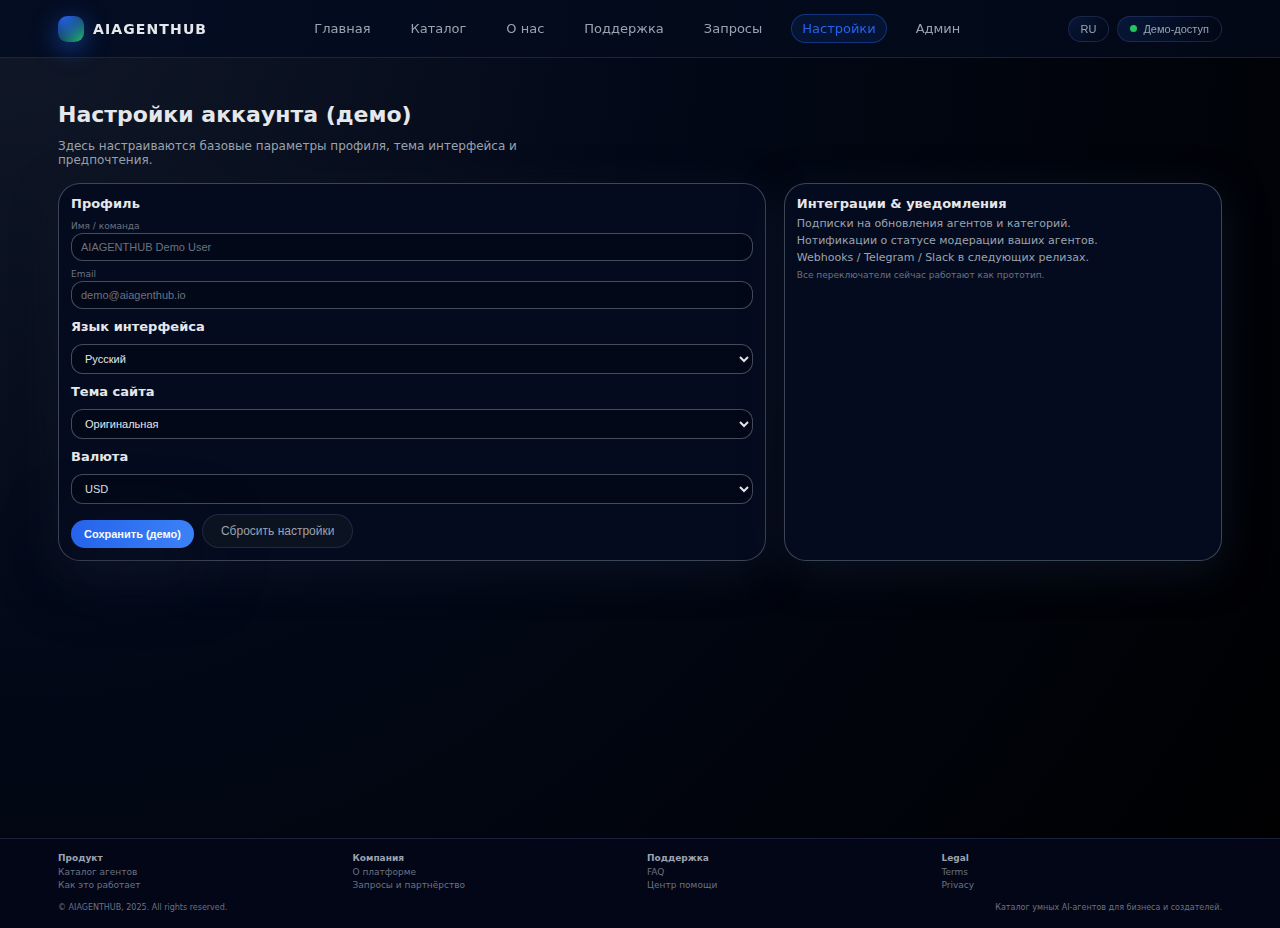
<file: settings.html>
<!DOCTYPE html>
<html lang="ru">
<head>
  <meta charset="UTF-8" />
  <title>Настройки — AIAGENTHUB</title>
  <meta name="viewport" content="width=device-width, initial-scale=1.0" />
  <link rel="stylesheet" href="styles.css" />
</head>
<body>
<div class="app-shell">

<header class="app-header">
  <div class="max-w app-header-inner">
    <div class="brand">
      <div class="brand-logo"></div>
      <div class="brand-text">AIAGENTHUB</div>
    </div>
    <nav class="nav">
      <a href="index.html" data-i18n="nav_home" class="">Главная</a>
      <a href="catalog.html" data-i18n="nav_catalog" class="">Каталог</a>
      <a href="about.html" data-i18n="nav_about" class="">О нас</a>
      <a href="support.html" data-i18n="nav_support" class="">Поддержка</a>
      <a href="requests.html" data-i18n="nav_requests" class="">Запросы</a>
      <a href="settings.html" data-i18n="nav_settings" class="active">Настройки</a>
      <a href="admin.html" data-i18n="nav_admin" class="">Админ</a>
    </nav>
    <div class="header-right">
      <button id="langBtn" class="lang-toggle" type="button">
        <span data-i18n="lang_label">RU</span>
      </button>
      <button class="header-auth-btn" id="openAuthFromHeader" type="button">
        <span class="dot"></span>
        <span data-i18n="auth_demo">Демо-доступ</span>
      </button>
    </div>
    <div class="burger" id="burger">
      <span></span><span></span><span></span>
    </div>
  </div>
  <nav class="mobile-nav" id="mobileNav">
      <a href="index.html" data-i18n="nav_home" class="">Главная</a>
      <a href="catalog.html" data-i18n="nav_catalog" class="">Каталог</a>
      <a href="about.html" data-i18n="nav_about" class="">О нас</a>
      <a href="support.html" data-i18n="nav_support" class="">Поддержка</a>
      <a href="requests.html" data-i18n="nav_requests" class="">Запросы</a>
      <a href="settings.html" data-i18n="nav_settings" class="active">Настройки</a>
      <a href="admin.html" data-i18n="nav_admin" class="">Админ</a>
  </nav>
</header>

  <main>
    <section class="section fade-in">
      <div class="max-w">
        <h1 class="page-title" data-i18n="settings_title">Настройки аккаунта (демо)</h1>
        <p class="page-subtitle" data-i18n="settings_subtitle">
          Здесь настраиваются базовые параметры профиля, тема интерфейса и предпочтения. В продакшене добавятся биллинг, API-ключи и интеграции.
        </p>
        <div class="columns">
          <div class="card">
            <h3 data-i18n="settings_profile_title">Профиль</h3>
            <div class="form-grid">
              <div>
                <div class="label" data-i18n="settings_name_label">Имя / команда</div>
                <input class="input" type="text" placeholder="AIAGENTHUB Demo User" />
              </div>
              <div>
                <div class="label">Email</div>
                <input class="input" type="email" placeholder="demo@aiagenthub.io" />
              </div>
            </div>

            <h3 style="margin-top:10px;" data-i18n="settings_language_title">Язык интерфейса</h3>
            <div class="form-grid">
              <select id="languageSelect" class="select">
                <option value="ru">Русский</option>
                <option value="en">English</option>
              </select>
            </div>

            <h3 style="margin-top:10px;" data-i18n="settings_theme_title">Тема сайта</h3>
            <div class="form-grid">
              <select id="themeSelect" class="select">
                <option value="original">Оригинальная</option>
                <option value="blue">Тёмно-синяя</option>
                <option value="light">Светлая</option>
              </select>
            </div>

            <h3 style="margin-top:10px;" data-i18n="settings_currency_title">Валюта</h3>
            <div class="form-grid">
              <select id="currencySelect" class="select">
                <option value="usd">USD</option>
                <option value="eur">EUR</option>
                <option value="rub">RUB</option>
              </select>
            </div>

            <div style="display:flex;gap:8px;flex-wrap:wrap;margin-top:10px;">
              <button class="btn-submit" id="settingsSaveBtn" type="button" data-i18n="settings_save">
                Сохранить (демо)
              </button>
              <button class="btn-ghost" id="settingsResetBtn" type="button" data-i18n="settings_reset">
                Сбросить настройки
              </button>
            </div>
          </div>
          <div class="card">
            <h3 data-i18n="settings_integrations_title">Интеграции &amp; уведомления</h3>
            <ul class="list">
              <li>Подписки на обновления агентов и категорий.</li>
              <li>Нотификации о статусе модерации ваших агентов.</li>
              <li>Webhooks / Telegram / Slack в следующих релизах.</li>
            </ul>
            <p style="margin-top:6px;font-size:9px;color:#6b7280;" data-i18n="settings_hint">
              Все переключатели сейчас работают как прототип и не отправляют реальные данные.
            </p>
          </div>
        </div>
      </div>
    </section>
  </main>

<footer class="app-footer">
  <div class="max-w">
    <div class="footer-grid">
      <div>
        <div class="footer-title" data-i18n="footer_product">Продукт</div>
        <a href="catalog.html" class="footer-link" data-i18n="footer_catalog">Каталог агентов</a>
        <a href="about.html" class="footer-link" data-i18n="footer_how_it_works">Как это работает</a>
      </div>
      <div>
        <div class="footer-title" data-i18n="footer_company">Компания</div>
        <a href="about.html" class="footer-link" data-i18n="footer_about">О платформе</a>
        <a href="requests.html" class="footer-link" data-i18n="footer_contact">Запросы и партнёрство</a>
      </div>
      <div>
        <div class="footer-title" data-i18n="footer_support">Поддержка</div>
        <a href="support.html" class="footer-link" data-i18n="footer_faq">FAQ</a>
        <a href="support.html" class="footer-link" data-i18n="footer_support_center">Центр помощи</a>
      </div>
      <div>
        <div class="footer-title">Legal</div>
        <a href="#" class="footer-link">Terms</a>
        <a href="#" class="footer-link">Privacy</a>
      </div>
    </div>
    <div class="footer-bottom">
      <div>© AIAGENTHUB, 2025. All rights reserved.</div>
      <div data-i18n="footer_tagline">Каталог умных AI-агентов для бизнеса и создателей.</div>
    </div>
  </div>
</footer>


<div class="modal-backdrop" id="authModal">
  <div class="modal">
    <button class="modal-close" id="authClose">×</button>
    <h3 class="modal-title" data-i18n="auth_title">Вход / регистрация</h3>
    <div class="modal-subtitle" data-i18n="auth_subtitle">
      Зарегистрируйтесь, чтобы подключать агентов и отправлять заявки. Можно продолжить как гость.
    </div>
    <div class="modal-tabs">
      <div class="modal-tab active" id="tabRegister" data-i18n="auth_tab_register">Регистрация</div>
      <div class="modal-tab" id="tabLogin" data-i18n="auth_tab_login">Вход</div>
    </div>
    <form id="authForm" class="form-grid">
      <div>
        <div class="label" data-i18n="auth_name_label">Имя / команда</div>
        <input class="input" type="text" id="authName" placeholder="AI Studio" />
      </div>
      <div>
        <div class="label">Email</div>
        <input class="input" type="email" id="authEmail" placeholder="you@product.io" required />
      </div>
      <div>
        <div class="label" data-i18n="auth_password_label">Пароль</div>
        <input class="input" type="password" id="authPassword" placeholder="Минимум 6 символов" required />
      </div>
    </form>
    <div class="modal-actions">
      <button class="modal-btn-primary" id="authSubmit" data-i18n="auth_submit">Продолжить (демо)</button>
      <button class="modal-btn-ghost" id="authSkip" data-i18n="auth_skip">Продолжить как гость</button>
    </div>
    <div class="modal-subtitle" style="margin-top:4px;font-size:8px;" data-i18n="auth_notice">
      В продакшене здесь будет безопасная регистрация через backend / OAuth. Сейчас — прототип.
    </div>
  </div>
</div>

</div>
<script src="script.js"></script>
</body>
</html>
</file>
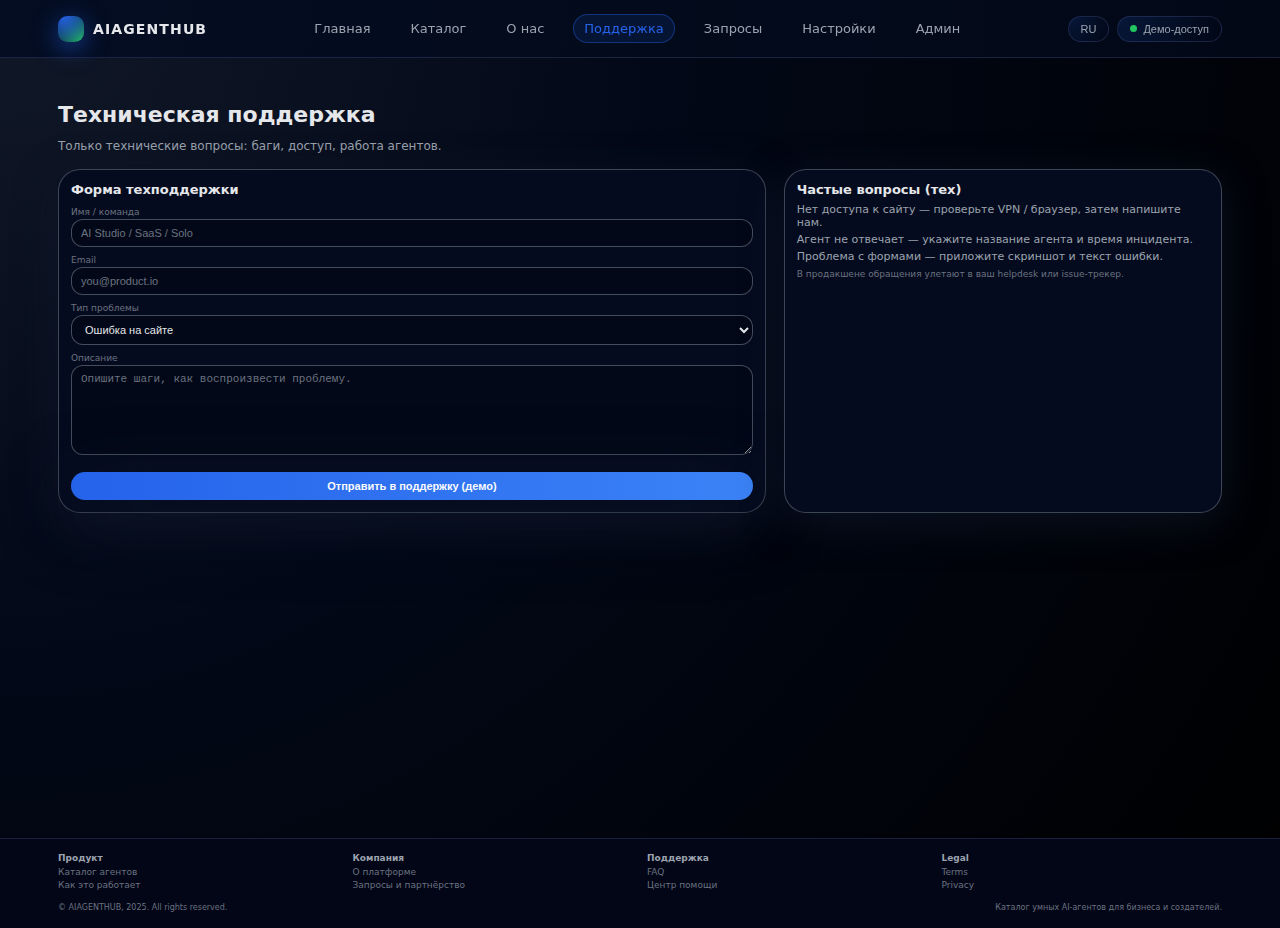
<file: support.html>
<!DOCTYPE html>
<html lang="ru">
<head>
  <meta charset="UTF-8" />
  <title>Техническая поддержка — AIAGENTHUB</title>
  <meta name="viewport" content="width=device-width, initial-scale=1.0" />
  <link rel="stylesheet" href="styles.css" />
</head>
<body>
<div class="app-shell">

<header class="app-header">
  <div class="max-w app-header-inner">
    <div class="brand">
      <div class="brand-logo"></div>
      <div class="brand-text">AIAGENTHUB</div>
    </div>
    <nav class="nav">
      <a href="index.html" data-i18n="nav_home" class="">Главная</a>
      <a href="catalog.html" data-i18n="nav_catalog" class="">Каталог</a>
      <a href="about.html" data-i18n="nav_about" class="">О нас</a>
      <a href="support.html" data-i18n="nav_support" class="active">Поддержка</a>
      <a href="requests.html" data-i18n="nav_requests" class="">Запросы</a>
      <a href="settings.html" data-i18n="nav_settings" class="">Настройки</a>
      <a href="admin.html" data-i18n="nav_admin" class="">Админ</a>
    </nav>
    <div class="header-right">
      <button id="langBtn" class="lang-toggle" type="button">
        <span data-i18n="lang_label">RU</span>
      </button>
      <button class="header-auth-btn" id="openAuthFromHeader" type="button">
        <span class="dot"></span>
        <span data-i18n="auth_demo">Демо-доступ</span>
      </button>
    </div>
    <div class="burger" id="burger">
      <span></span><span></span><span></span>
    </div>
  </div>
  <nav class="mobile-nav" id="mobileNav">
      <a href="index.html" data-i18n="nav_home" class="">Главная</a>
      <a href="catalog.html" data-i18n="nav_catalog" class="">Каталог</a>
      <a href="about.html" data-i18n="nav_about" class="">О нас</a>
      <a href="support.html" data-i18n="nav_support" class="active">Поддержка</a>
      <a href="requests.html" data-i18n="nav_requests" class="">Запросы</a>
      <a href="settings.html" data-i18n="nav_settings" class="">Настройки</a>
      <a href="admin.html" data-i18n="nav_admin" class="">Админ</a>
  </nav>
</header>

  <main>
    <section class="section fade-in">
      <div class="max-w">
        <h1 class="page-title" data-i18n="support_title">Техническая поддержка</h1>
        <p class="page-subtitle" data-i18n="support_subtitle">
          Сообщите о багах, проблемах с доступом или работе агентов. Только технические вопросы — продуктовые идеи оставляйте в разделе запросов.
        </p>
        <div class="columns">
          <div class="card">
            <h3 data-i18n="support_form_title">Форма техподдержки</h3>
            <form id="supportForm" class="form-grid">
              <div>
                <div class="label" data-i18n="support_name_label">Имя / команда</div>
                <input class="input" type="text" name="name" required placeholder="AI Studio / SaaS / Solo" />
              </div>
              <div>
                <div class="label">Email</div>
                <input class="input" type="email" name="email" required placeholder="you@product.io" />
              </div>
              <div>
                <div class="label" data-i18n="support_topic_label">Тип проблемы</div>
                <select class="select" name="topic">
                  <option>Ошибка на сайте</option>
                  <option>Не работает агент</option>
                  <option>Проблема с доступом</option>
                  <option>Другое (техническое)</option>
                </select>
              </div>
              <div>
                <div class="label" data-i18n="support_message_label">Описание</div>
                <textarea class="textarea" name="message" required
                  placeholder="Опишите шаги, как воспроизвести проблему."></textarea>
              </div>
              <button class="btn-submit" type="submit" data-i18n="support_submit">Отправить в поддержку (демо)</button>
            </form>
          </div>
          <div class="card">
            <h3 data-i18n="support_faq_title">Частые вопросы (тех)</h3>
            <ul class="list">
              <li>Нет доступа к сайту — проверьте VPN / браузер, затем напишите нам.</li>
              <li>Агент не отвечает — укажите название агента и время инцидента.</li>
              <li>Проблема с формами — приложите скриншот и текст ошибки.</li>
            </ul>
            <p style="margin-top:6px;font-size:9px;color:#6b7280;">
              В продакшене обращения улетают в ваш helpdesk или issue-трекер.
            </p>
          </div>
        </div>
      </div>
    </section>
  </main>

<footer class="app-footer">
  <div class="max-w">
    <div class="footer-grid">
      <div>
        <div class="footer-title" data-i18n="footer_product">Продукт</div>
        <a href="catalog.html" class="footer-link" data-i18n="footer_catalog">Каталог агентов</a>
        <a href="about.html" class="footer-link" data-i18n="footer_how_it_works">Как это работает</a>
      </div>
      <div>
        <div class="footer-title" data-i18n="footer_company">Компания</div>
        <a href="about.html" class="footer-link" data-i18n="footer_about">О платформе</a>
        <a href="requests.html" class="footer-link" data-i18n="footer_contact">Запросы и партнёрство</a>
      </div>
      <div>
        <div class="footer-title" data-i18n="footer_support">Поддержка</div>
        <a href="support.html" class="footer-link" data-i18n="footer_faq">FAQ</a>
        <a href="support.html" class="footer-link" data-i18n="footer_support_center">Центр помощи</a>
      </div>
      <div>
        <div class="footer-title">Legal</div>
        <a href="#" class="footer-link">Terms</a>
        <a href="#" class="footer-link">Privacy</a>
      </div>
    </div>
    <div class="footer-bottom">
      <div>© AIAGENTHUB, 2025. All rights reserved.</div>
      <div data-i18n="footer_tagline">Каталог умных AI-агентов для бизнеса и создателей.</div>
    </div>
  </div>
</footer>


<div class="modal-backdrop" id="authModal">
  <div class="modal">
    <button class="modal-close" id="authClose">×</button>
    <h3 class="modal-title" data-i18n="auth_title">Вход / регистрация</h3>
    <div class="modal-subtitle" data-i18n="auth_subtitle">
      Зарегистрируйтесь, чтобы подключать агентов и отправлять заявки. Можно продолжить как гость.
    </div>
    <div class="modal-tabs">
      <div class="modal-tab active" id="tabRegister" data-i18n="auth_tab_register">Регистрация</div>
      <div class="modal-tab" id="tabLogin" data-i18n="auth_tab_login">Вход</div>
    </div>
    <form id="authForm" class="form-grid">
      <div>
        <div class="label" data-i18n="auth_name_label">Имя / команда</div>
        <input class="input" type="text" id="authName" placeholder="AI Studio" />
      </div>
      <div>
        <div class="label">Email</div>
        <input class="input" type="email" id="authEmail" placeholder="you@product.io" required />
      </div>
      <div>
        <div class="label" data-i18n="auth_password_label">Пароль</div>
        <input class="input" type="password" id="authPassword" placeholder="Минимум 6 символов" required />
      </div>
    </form>
    <div class="modal-actions">
      <button class="modal-btn-primary" id="authSubmit" data-i18n="auth_submit">Продолжить (демо)</button>
      <button class="modal-btn-ghost" id="authSkip" data-i18n="auth_skip">Продолжить как гость</button>
    </div>
    <div class="modal-subtitle" style="margin-top:4px;font-size:8px;" data-i18n="auth_notice">
      В продакшене здесь будет безопасная регистрация через backend / OAuth. Сейчас — прототип.
    </div>
  </div>
</div>

</div>
<script src="script.js"></script>
</body>
</html>
</file>
<file: styles.css>
:root {
  /* Original (dark) theme as base */
  --bg-main: #020817;
  --bg-elevated: #050b1e;
  --bg-soft: #0b1220;
  --bg-body-gradient: radial-gradient(circle at top left, #111827 0, #020817 42%, #000 100%);

  --accent: #2563eb;
  --accent-soft: rgba(37,99,235,0.12);
  --accent-soft-2: rgba(37,99,235,0.04);

  --border-subtle: rgba(148,163,253,0.16);

  --text-main: #e5e7eb;
  --text-soft: #9ca3af;
  --text-mute: #6b7280;

  --radius-xl: 22px;
  --radius-lg: 18px;
  --radius-md: 14px;

  --transition-fast: 0.2s ease;
  --shadow-soft: 0 18px 70px rgba(15,23,42,0.88);
  --shadow-soft-sm: 0 10px 40px rgba(15,23,42,0.7);

  --font-sans: system-ui, -apple-system, BlinkMacSystemFont, -system-ui, sans-serif;
}

/* Light theme overrides */
body[data-theme="light"] {
  --bg-main: #f4f5f8;
  --bg-elevated: #ffffff;
  --bg-soft: #e5e7eb;
  --bg-body-gradient: radial-gradient(circle at top left, #e5e7eb 0, #f9fafb 40%, #f4f5f8 100%);

  --accent: #2563eb;
  --accent-soft: rgba(37,99,235,0.10);
  --accent-soft-2: rgba(37,99,235,0.03);

  --border-subtle: #d1d5db;

  --text-main: #111827;
  --text-soft: #4b5563;
  --text-mute: #6b7280;

  --shadow-soft: 0 18px 40px rgba(15,23,42,0.12);
  --shadow-soft-sm: 0 10px 24px rgba(15,23,42,0.06);
}

*,
*::before,
*::after {
  box-sizing: border-box;
}

html,
body {
  margin: 0;
  padding: 0;
  font-family: var(--font-sans);
  background: var(--bg-body-gradient);
  color: var(--text-main);
  min-height: 100%;
}

body {
  display: flex;
  flex-direction: column;
  transition: background-color 0.25s ease, color 0.25s ease, background 0.3s ease;
}

/* Layout */

.app-shell {
  min-height: 100vh;
  display: flex;
  flex-direction: column;
}

main {
  flex: 1 0 auto;
  min-height: calc(100vh - 120px);
}

/* Containers */

.max-w {
  max-width: 1200px;
  margin: 0 auto;
  padding: 0 18px;
}

/* Header */

.app-header {
  position: sticky;
  top: 0;
  z-index: 40;
  backdrop-filter: blur(18px);
  background:
    radial-gradient(circle at top left, rgba(37,99,235,0.05), transparent),
    rgba(2,8,23,0.97);
  border-bottom: 1px solid var(--border-subtle);
  transition: background-color 0.25s ease, border-color 0.25s ease;
}

body[data-theme="light"] .app-header {
  background:
    radial-gradient(circle at top left, rgba(37,99,235,0.06), transparent),
    rgba(248,250,252,0.98);
}

.app-header-inner {
  display: flex;
  align-items: center;
  justify-content: space-between;
  padding: 14px 18px;
}

.brand {
  display: flex;
  align-items: center;
  gap: 9px;
}

.brand-logo {
  width: 26px;
  height: 26px;
  border-radius: 36%;
  background:
    radial-gradient(circle at 20% 0%, var(--accent), transparent),
    radial-gradient(circle at 100% 100%, #22c55e, transparent),
    var(--bg-main);
  box-shadow: 0 6px 24px rgba(37,99,235,0.6);
}

.brand-text {
  font-weight: 600;
  letter-spacing: 0.08em;
  font-size: 14px;
  color: var(--text-main);
}

.nav {
  display: flex;
  align-items: center;
  gap: 18px;
  font-size: 13px;
}

.nav a {
  color: var(--text-soft);
  text-decoration: none;
  padding: 6px 10px;
  border-radius: 999px;
  border: 1px solid transparent;
  transition: all var(--transition-fast);
}

.nav a:hover {
  color: var(--accent);
  background-color: rgba(15,23,42,0.9);
  border-color: var(--accent-soft);
}

body[data-theme="light"] .nav a:hover {
  background-color: rgba(226,232,240,0.9);
}

/* Dark blue theme overrides */
body[data-theme="blue"] {
  --bg-main: #031d42;
  --bg-elevated: #052a5a;
  --bg-soft: #0b356d;
  --bg-body-gradient: radial-gradient(circle at top left, #0a2a56 0, #031d42 45%, #010c20 100%);
  --accent: #3b82f6;
  --accent-soft: rgba(59,130,246,0.15);
  --accent-soft-2: rgba(59,130,246,0.05);
  --border-subtle: rgba(119,154,239,0.2);
  --text-main: #e6f0ff;
  --text-soft: #9fb6d8;
  --text-mute: #6f84a3;
  --shadow-soft: 0 18px 70px rgba(5,20,45,0.88);
  --shadow-soft-sm: 0 10px 40px rgba(5,20,45,0.7);
}

body[data-theme="blue"] .app-header {
  background:
    radial-gradient(circle at top left, rgba(59,130,246,0.08), transparent),
    rgba(3,29,66,0.97);
  border-bottom-color: var(--border-subtle);
}

body[data-theme="blue"] .nav a:hover {
  background-color: rgba(3,29,66,0.9);
}

body[data-theme="blue"] .mockup-frame {
  background: linear-gradient(to bottom right, rgba(3,29,66,0.98), rgba(1,12,32,1));
  box-shadow: var(--shadow-soft);
}

body[data-theme="blue"] .mockup-laptop-screen {
  border-color: rgba(119,154,239,0.4);
}

.nav a.active {
  color: var(--accent);
  background-color: var(--accent-soft);
  border-color: rgba(37,99,235,0.4);
}

.header-right {
  display: flex;
  align-items: center;
  gap: 8px;
}

.lang-toggle,
.header-auth-btn {
  border-radius: 999px;
  padding: 6px 12px;
  font-size: 11px;
  border: 1px solid var(--border-subtle);
  background: radial-gradient(circle at 0 0, rgba(37,99,235,0.16), transparent);
  color: var(--text-soft);
  cursor: pointer;
  display: inline-flex;
  align-items: center;
  gap: 6px;
  transition: all var(--transition-fast);
}

.lang-toggle:hover,
.header-auth-btn:hover {
  color: var(--accent);
  border-color: rgba(37,99,235,0.6);
  box-shadow: 0 8px 28px rgba(15,23,42,0.9);
}

.header-auth-btn span.dot {
  width: 7px;
  height: 7px;
  border-radius: 999px;
  background-color: #22c55e;
}

/* Mobile nav */

.burger {
  display: none;
  width: 26px;
  height: 22px;
  flex-direction: column;
  justify-content: space-between;
  cursor: pointer;
}

.burger span {
  height: 2px;
  border-radius: 4px;
  background-color: var(--text-soft);
  transition: all var(--transition-fast);
}

.mobile-nav {
  display: none;
  flex-direction: column;
  padding: 8px 18px 14px;
  gap: 6px;
  background-color: var(--bg-main);
  border-bottom: 1px solid var(--border-subtle);
}

.mobile-nav a {
  font-size: 12px;
  color: var(--text-soft);
  text-decoration: none;
  padding: 6px 10px;
  border-radius: 10px;
  transition: all var(--transition-fast);
}

.mobile-nav a:hover {
  color: var(--accent);
  background-color: var(--bg-soft);
}

/* Hero */

.hero {
  padding: 40px 18px 26px;
}

.hero-grid {
  display: grid;
  grid-template-columns: minmax(0, 1.9fr) minmax(260px, 1.5fr);
  gap: 32px;
  align-items: center;
}

.hero-kicker {
  display: inline-flex;
  align-items: center;
  gap: 8px;
  padding: 4px 9px;
  border-radius: 999px;
  font-size: 10px;
  color: var(--accent);
  background-color: var(--bg-soft);
  border: 1px solid rgba(37,99,235,0.32);
  box-shadow: 0 10px 36px rgba(15,23,42,0.9);
}

.hero-kicker span.label {
  color: var(--text-soft);
  font-weight: 400;
}

.hero-title {
  font-size: 34px;
  font-weight: 650;
  letter-spacing: -0.03em;
  margin: 14px 0 10px;
  color: var(--text-main);
}

.hero-title span {
  color: var(--accent);
}

.hero-subtitle {
  font-size: 14px;
  color: var(--text-soft);
  max-width: 430px;
  line-height: 1.6;
}

.hero-actions {
  margin-top: 18px;
  display: flex;
  flex-wrap: wrap;
  gap: 10px;
}

/* Buttons */

.btn-primary,
.btn-ghost {
  border-radius: 999px;
  padding: 9px 18px;
  border: 1px solid transparent;
  font-size: 12px;
  cursor: pointer;
  display: inline-flex;
  align-items: center;
  gap: 7px;
  transition: all var(--transition-fast);
  text-decoration: none;
}

.btn-primary {
  background-image:
    radial-gradient(circle at 0 -10%, rgba(37,99,235,0.36), transparent),
    linear-gradient(to right, #2563eb, #3b82f6);
  color: #f9fafb;
  font-weight: 600;
  box-shadow: var(--shadow-soft);
}

.btn-primary:hover {
  transform: translateY(-1px);
  box-shadow: 0 26px 80px rgba(15,23,42,1);
}

.btn-ghost {
  border-color: var(--border-subtle);
  background-color: var(--bg-soft);
  color: var(--text-soft);
}

.btn-ghost:hover {
  color: var(--accent);
  border-color: rgba(37,99,235,0.4);
  background-color: var(--bg-elevated);
}

/* Hero mockup panel */

.hero-panel {
  position: relative;
  padding: 14px 14px 12px;
  border-radius: 24px;
  background:
    radial-gradient(circle at 0 0, var(--accent-soft), transparent),
    var(--bg-elevated);
  border: 1px solid rgba(148,163,253,0.18);
  box-shadow: var(--shadow-soft);
  overflow: hidden;
}

.hero-panel-label {
  display: flex;
  align-items: center;
  justify-content: space-between;
  font-size: 9px;
  color: var(--text-mute);
  margin-bottom: 6px;
}

.hero-panel-label span.badge {
  padding: 3px 7px;
  border-radius: 999px;
  background-color: var(--bg-main);
  border: 1px solid rgba(148,163,253,0.4);
  color: var(--accent);
}

.hero-agents {
  display: grid;
  grid-template-columns: repeat(2, minmax(0, 1fr));
  gap: 7px;
  margin-bottom: 10px;
}

.hero-agent-card {
  padding: 7px;
  border-radius: 16px;
  background-color: var(--bg-main);
  border: 1px solid rgba(75,85,99,0.32);
  display: flex;
  flex-direction: column;
  gap: 2px;
  font-size: 9px;
  transition: all var(--transition-fast);
}

.hero-agent-card strong {
  font-size: 10px;
  color: var(--text-main);
}

.hero-agent-meta {
  display: flex;
  justify-content: space-between;
  align-items: center;
  gap: 4px;
}

.hero-agent-meta span {
  padding: 2px 5px;
  border-radius: 999px;
  background-color: var(--bg-soft);
  color: var(--accent);
  font-size: 8px;
}

.hero-agent-card:hover {
  transform: translateY(-1px);
  box-shadow: var(--shadow-soft-sm);
  border-color: rgba(37,99,235,0.42);
}

.hero-trend {
  margin-top: 4px;
  font-size: 8px;
  color: var(--text-mute);
}

.hero-progress {
  margin-top: 8px;
  padding: 7px;
  border-radius: 14px;
  background-color: var(--bg-main);
  border: 1px solid rgba(75,85,99,0.38);
  display: flex;
  flex-direction: column;
  gap: 4px;
  font-size: 8px;
}

.hero-progress-bar {
  width: 100%;
  height: 4px;
  border-radius: 999px;
  background-color: #111827;
  overflow: hidden;
}

body[data-theme="light"] .hero-progress-bar {
  background-color: #e5e7eb;
}

.hero-progress-fill {
  width: 78%;
  height: 100%;
  border-radius: 999px;
  background-image: linear-gradient(to right, #2563eb, #22c55e);
}

/* Sections */

.section {
  padding: 18px 18px 26px;
}

.section-header {
  display: flex;
  justify-content: space-between;
  align-items: baseline;
  gap: 8px;
  margin-bottom: 12px;
}

.section-title {
  font-size: 16px;
  font-weight: 600;
  color: var(--text-main);
}

.section-subtitle {
  font-size: 11px;
  color: var(--text-soft);
}

.chips {
  display: flex;
  flex-wrap: wrap;
  gap: 6px;
}

.chip {
  padding: 4px 9px;
  font-size: 9px;
  border-radius: 999px;
  border: 1px solid rgba(75,85,99,0.6);
  color: var(--text-soft);
  background-color: var(--bg-main);
}

/* Agent cards */

.agents-grid {
  display: grid;
  grid-template-columns: repeat(auto-fill, minmax(220px, 1fr));
  gap: 10px;
}

.agent-card {
  padding: 10px;
  border-radius: var(--radius-lg);
  background-color: var(--bg-elevated);
  border: 1px solid rgba(55,65,81,0.7);
  box-shadow: var(--shadow-soft-sm);
  display: flex;
  flex-direction: column;
  gap: 5px;
  transition: all var(--transition-fast);
}

body[data-theme="light"] .agent-card {
  border-color: #e5e7eb;
}

.agent-card-header {
  display: flex;
  justify-content: space-between;
  align-items: flex-start;
  gap: 6px;
}

.agent-name {
  font-size: 12px;
  font-weight: 600;
  color: var(--text-main);
}

.agent-category {
  font-size: 8px;
  padding: 3px 7px;
  border-radius: 999px;
  background-color: var(--bg-main);
  color: var(--accent);
  border: 1px solid rgba(37,99,235,0.32);
}

body[data-theme="light"] .agent-category {
  background-color: #eff6ff;
}

.agent-desc {
  font-size: 10px;
  color: var(--text-soft);
  line-height: 1.5;
}

.agent-tags {
  display: flex;
  flex-wrap: wrap;
  gap: 4px;
  margin-top: 2px;
}

.agent-tag {
  font-size: 8px;
  padding: 2px 6px;
  border-radius: 999px;
  background-color: var(--bg-soft);
  color: var(--text-mute);
}

.agent-actions {
  margin-top: 6px;
  display: flex;
  justify-content: space-between;
  gap: 6px;
}

.agent-actions button,
.agent-actions a {
  flex: 1;
  font-size: 9px;
  border-radius: 999px;
  padding: 5px 7px;
  border: 1px solid rgba(75,85,99,0.9);
  background-color: var(--bg-main);
  color: var(--text-soft);
  cursor: pointer;
  display: inline-flex;
  align-items: center;
  justify-content: center;
  gap: 4px;
  text-decoration: none;
  transition: all var(--transition-fast);
}

.agent-actions button.primary,
.agent-actions a.primary {
  border-color: rgba(37,99,235,0.72);
  background-image: linear-gradient(to right, #2563eb, #3b82f6);
  color: #f9fafb;
  font-weight: 600;
}

.agent-actions button:hover,
.agent-actions a:hover {
  transform: translateY(-1px);
  box-shadow: var(--shadow-soft-sm);
}

.agent-more {
  border-top: 1px solid rgba(31,41,55,0.9);
  padding-top: 5px;
  margin-top: 5px;
  font-size: 9px;
  color: var(--text-mute);
}

body[data-theme="light"] .agent-more {
  border-color: #e5e7eb;
}

/* Search and filters */

.search-bar {
  display: flex;
  flex-wrap: wrap;
  gap: 8px;
  margin-bottom: 10px;
}

.search-input {
  flex: 1;
  padding: 7px 10px;
  border-radius: 999px;
  border: 1px solid rgba(75,85,99,0.9);
  background-color: var(--bg-main);
  color: var(--text-main);
  font-size: 11px;
  outline: none;
  transition: all var(--transition-fast);
}

body[data-theme="light"] .search-input {
  background-color: #ffffff;
  border-color: #d1d5db;
  color: #111827;
}

.search-input::placeholder {
  color: var(--text-mute);
}

.search-input:focus {
  border-color: var(--accent);
  box-shadow: 0 0 0 1px var(--accent-soft);
}

.filter-chips {
  display: flex;
  flex-wrap: wrap;
  gap: 6px;
}

.filter-chip {
  padding: 4px 9px;
  font-size: 9px;
  border-radius: 999px;
  border: 1px solid rgba(75,85,99,0.6);
  color: var(--text-soft);
  background-color: var(--bg-main);
  cursor: pointer;
  transition: all var(--transition-fast);
}

.filter-chip.active {
  color: var(--accent);
  background-color: var(--accent-soft);
  border-color: rgba(37,99,235,0.7);
}

/* Content pages */

.page-title {
  font-size: 22px;
  font-weight: 600;
  margin: 26px 0 6px;
  color: var(--text-main);
}

.page-subtitle {
  font-size: 12px;
  color: var(--text-soft);
  max-width: 520px;
}

.columns {
  display: grid;
  grid-template-columns: minmax(0, 2.1fr) minmax(230px, 1.3fr);
  gap: 18px;
  margin-top: 16px;
}

.card {
  padding: 12px;
  border-radius: var(--radius-xl);
  background-color: var(--bg-elevated);
  border: 1px solid rgba(75,85,99,0.8);
  box-shadow: var(--shadow-soft-sm);
  font-size: 11px;
  color: var(--text-soft);
}

body[data-theme="light"] .card {
  background-color: #ffffff;
  border-color: #e5e7eb;
  box-shadow: 0 8px 24px rgba(15,23,42,0.06);
}

.card h3 {
  margin: 0 0 6px;
  font-size: 13px;
  color: var(--text-main);
}

.list {
  list-style: none;
  padding-left: 0;
  margin: 4px 0 0;
}

.list li {
  margin-bottom: 4px;
}

/* Forms */

.form-grid {
  display: grid;
  gap: 8px;
  margin-top: 10px;
}

.label {
  font-size: 9px;
  color: var(--text-mute);
  margin-bottom: 2px;
}

.input,
.textarea,
.select {
  width: 100%;
  padding: 7px 9px;
  border-radius: 12px;
  border: 1px solid rgba(75,85,99,0.9);
  background-color: var(--bg-main);
  color: var(--text-main);
  font-size: 11px;
  outline: none;
  transition: all var(--transition-fast);
}

body[data-theme="light"] .input,
body[data-theme="light"] .textarea,
body[data-theme="light"] .select {
  background-color: #ffffff;
  border-color: #d1d5db;
  color: #111827;
}

.input::placeholder,
.textarea::placeholder {
  color: var(--text-mute);
}

.input:focus,
.textarea:focus,
.select:focus {
  border-color: var(--accent);
  box-shadow: 0 0 0 1px var(--accent-soft);
}

.textarea {
  min-height: 90px;
  resize: vertical;
}

.btn-submit {
  margin-top: 6px;
  padding: 8px 13px;
  border-radius: 999px;
  border: none;
  background-image: linear-gradient(to right, #2563eb, #3b82f6);
  color: #f9fafb;
  font-size: 11px;
  font-weight: 600;
  cursor: pointer;
  box-shadow: var(--shadow-soft);
  transition: all var(--transition-fast);
}

.btn-submit:hover {
  transform: translateY(-1px);
  box-shadow: 0 22px 70px rgba(15,23,42,1);
}

/* Table (admin) */

.table {
  width: 100%;
  border-collapse: collapse;
  font-size: 9px;
  margin-top: 6px;
}

.table th,
.table td {
  padding: 5px 6px;
  border-bottom: 1px solid rgba(31,41,55,0.9);
  color: var(--text-soft);
}

body[data-theme="light"] .table th,
body[data-theme="light"] .table td {
  border-color: #e5e7eb;
}

.table th {
  text-align: left;
  font-size: 8px;
  color: var(--text-mute);
  font-weight: 500;
}

.status-pill {
  display: inline-flex;
  padding: 2px 6px;
  border-radius: 999px;
  font-size: 8px;
  align-items: center;
  gap: 4px;
}

.status-pill span.dot {
  width: 5px;
  height: 5px;
  border-radius: 999px;
}

.status-live {
  background-color: rgba(22,163,74,0.12);
  color: #22c55e;
}
.status-live span.dot { background-color: #22c55e; }

.status-review {
  background-color: rgba(234,179,8,0.12);
  color: #eab308;
}
.status-review span.dot { background-color: #eab308; }

.status-draft {
  background-color: rgba(107,114,128,0.2);
  color: #9ca3af;
}
.status-draft span.dot { background-color: #9ca3af; }

/* Footer */

.app-footer {
  margin-top: auto;
  padding: 14px 18px 16px;
  border-top: 1px solid var(--border-subtle);
  background-color: rgba(2,6,23,0.98);
}

body[data-theme="light"] .app-footer {
  background-color: #f8fafc;
}

.footer-grid {
  display: grid;
  grid-template-columns: repeat(4, minmax(0, 1fr));
  gap: 14px;
  font-size: 9px;
  color: var(--text-mute);
}

.footer-title {
  font-size: 9px;
  font-weight: 600;
  color: var(--text-soft);
  margin-bottom: 4px;
}

.footer-link {
  display: block;
  color: var(--text-mute);
  text-decoration: none;
  margin-bottom: 3px;
  transition: all var(--transition-fast);
}

.footer-link:hover {
  color: var(--accent);
}

.footer-bottom {
  margin-top: 10px;
  font-size: 8px;
  color: var(--text-mute);
  display: flex;
  justify-content: space-between;
  gap: 8px;
  flex-wrap: wrap;
}

/* Animations */

.fade-in {
  opacity: 0;
  transform: translateY(8px);
  transition: opacity 0.5s ease, transform 0.5s ease;
}

.fade-in.visible {
  opacity: 1;
  transform: translateY(0);
}

/* Modal (auth) */

.modal-backdrop {
  position: fixed;
  inset: 0;
  background: rgba(0,0,0,0.65);
  display: none;
  align-items: center;
  justify-content: center;
  z-index: 60;
}

.modal {
  width: 100%;
  max-width: 380px;
  padding: 16px 16px 14px;
  background: radial-gradient(circle at 0 0, var(--accent-soft), transparent),
              var(--bg-main);
  border-radius: 20px;
  border: 1px solid rgba(148,163,253,0.3);
  box-shadow: 0 24px 80px rgba(15,23,42,1);
  font-size: 11px;
  color: var(--text-soft);
  position: relative;
}

.modal-title {
  font-size: 16px;
  font-weight: 600;
  color: var(--text-main);
  margin: 0 0 4px;
}

.modal-subtitle {
  font-size: 10px;
  color: var(--text-mute);
  margin-bottom: 8px;
}

.modal-tabs {
  display: inline-flex;
  border-radius: 999px;
  padding: 3px;
  background-color: var(--bg-soft);
  margin-bottom: 8px;
  gap: 4px;
}

.modal-tab {
  padding: 4px 9px;
  font-size: 9px;
  border-radius: 999px;
  cursor: pointer;
  color: var(--text-mute);
}

.modal-tab.active {
  background-color: var(--accent-soft);
  color: var(--accent);
}

.modal-close {
  position: absolute;
  top: 6px;
  right: 8px;
  border: none;
  background: transparent;
  color: var(--text-mute);
  cursor: pointer;
  font-size: 14px;
}

.modal-actions {
  display: flex;
  flex-direction: column;
  gap: 6px;
  margin-top: 8px;
}

.modal-btn-primary {
  padding: 7px 10px;
  border-radius: 999px;
  border: none;
  background-image: linear-gradient(to right, #2563eb, #3b82f6);
  color: #f9fafb;
  font-weight: 600;
  font-size: 11px;
  cursor: pointer;
}

.modal-btn-ghost {
  padding: 6px 10px;
  border-radius: 999px;
  border: 1px solid rgba(75,85,99,0.9);
  background-color: var(--bg-main);
  color: var(--text-soft);
  font-size: 10px;
  cursor: pointer;
}

/* About mockup - tablet on sofa */

.about-mockup-section {
  padding: 26px 18px 32px;
}

.about-mockup-wrapper {
  max-width: 960px;
  margin: 0 auto;
}

.mockup-label {
  font-size: 9px;
  color: var(--text-mute);
  margin-bottom: 6px;
  text-transform: uppercase;
  letter-spacing: 0.14em;
}

.mockup-frame {
  position: relative;
  padding: 22px;
  border-radius: 26px;
  background: linear-gradient(to bottom right, rgba(15,23,42,0.98), rgba(9,9,20,1));
  box-shadow: var(--shadow-soft);
  overflow: hidden;
}

body[data-theme="light"] .mockup-frame {
  background: linear-gradient(to bottom right, #f9fafb, #e5e7eb);
  box-shadow: 0 18px 40px rgba(15,23,42,0.10);
}

/* Sofa */
.mockup-sofa {
  position: relative;
  width: 100%;
  height: 82px;
  border-radius: 22px;
  background: linear-gradient(to right, #111827, #020817);
  box-shadow: 0 18px 60px rgba(0,0,0,0.8);
}

body[data-theme="light"] .mockup-sofa {
  background: linear-gradient(to right, #e5e7eb, #d1d5db);
  box-shadow: 0 18px 40px rgba(15,23,42,0.18);
}

/* Tablet */
.mockup-tablet {
  position: absolute;
  left: 14%;
  top: -20px;
  width: 46%;
  height: 78px;
  border-radius: 18px;
  background-color: #020817;
  border: 2px solid rgba(148,163,253,0.5);
  box-shadow: 0 18px 40px rgba(0,0,0,0.9);
  overflow: hidden;
  transform: rotate(-4deg);
}

body[data-theme="light"] .mockup-tablet {
  background-color: #111827;
  border-color: rgba(37,99,235,0.5);
}

/* Tablet screen imitation */
.mockup-screen {
  position: absolute;
  inset: 6px;
  border-radius: 12px;
  background:
    radial-gradient(circle at top left, rgba(37,99,235,0.35), transparent),
    radial-gradient(circle at bottom right, rgba(15,23,42,0.76), transparent),
    #020817;
  display: flex;
  flex-direction: column;
  padding: 6px 8px;
  gap: 3px;
  color: #e5e7eb;
  font-size: 7px;
}

body[data-theme="light"] .mockup-screen {
  background:
    radial-gradient(circle at top left, rgba(37,99,235,0.22), transparent),
    #0f172a;
}

/* Minimal representation of hero layout inside tablet */
.mockup-screen-title {
  font-size: 8px;
  font-weight: 600;
  margin-bottom: 2px;
}

.mockup-screen-pill {
  display: inline-flex;
  padding: 1px 5px;
  border-radius: 999px;
  border: 1px solid rgba(148,163,253,0.6);
  font-size: 6px;
  margin-bottom: 2px;
}

.mockup-screen-row {
  display: flex;
  gap: 3px;
  margin-top: 2px;
}

.mockup-screen-block {
  flex: 1;
  height: 10px;
  border-radius: 4px;
  background-color: rgba(15,23,42,0.9);
}

.mockup-screen-card {
  flex: 1;
  height: 16px;
  border-radius: 6px;
  background-color: rgba(15,23,42,0.96);
}

/* Extra small pillows/objects */

.mockup-pill {
  position: absolute;
  right: 12%;
  top: -10px;
  width: 40px;
  height: 16px;
  border-radius: 20px;
  background: linear-gradient(to right, #1f2937, #111827);
  box-shadow: 0 10px 30px rgba(0,0,0,0.8);
}

body[data-theme="light"] .mockup-pill {
  background: linear-gradient(to right, #e5e7eb, #cbd5f5);
  box-shadow: 0 10px 24px rgba(148,163,253,0.35);
}

/* Laptop mockup styles */
.mockup-laptop {
  position: relative;
  width: 80%;
  max-width: 540px;
  margin: 0 auto;
  padding-top: 60%; /* reserve space for responsive height */
  transform: perspective(600px) rotateX(5deg);
}

.mockup-laptop-screen {
  position: absolute;
  top: 0;
  left: 0;
  width: 100%;
  height: 70%;
  border-radius: 14px 14px 4px 4px;
  border: 2px solid var(--border-subtle);
  background:
    radial-gradient(circle at top left, rgba(37,99,235,0.35), transparent),
    radial-gradient(circle at bottom right, rgba(15,23,42,0.76), transparent),
    var(--bg-main);
  box-shadow: 0 12px 24px rgba(0,0,0,0.6);
  padding: 6px 8px;
  display: flex;
  flex-direction: column;
  gap: 3px;
  color: var(--text-main);
  font-size: 7px;
}

body[data-theme="light"] .mockup-laptop-screen {
  background:
    radial-gradient(circle at top left, rgba(37,99,235,0.22), transparent),
    var(--bg-soft);
  box-shadow: 0 10px 20px rgba(15,23,42,0.1);
}

body[data-theme="blue"] .mockup-laptop-screen {
  background:
    radial-gradient(circle at top left, rgba(34,139,230,0.35), transparent),
    radial-gradient(circle at bottom right, rgba(3,37,65,0.76), transparent),
    var(--bg-main);
}

.mockup-laptop-base {
  position: absolute;
  bottom: 0;
  left: 5%;
  width: 90%;
  height: 18%;
  border-radius: 0 0 12px 12px;
  background: var(--bg-soft);
  box-shadow: 0 12px 30px rgba(0,0,0,0.5);
}

body[data-theme="light"] .mockup-laptop-base {
  background: var(--bg-elevated);
  box-shadow: 0 10px 20px rgba(15,23,42,0.12);
}

body[data-theme="blue"] .mockup-laptop-base {
  background: var(--bg-elevated);
  box-shadow: 0 12px 24px rgba(0,0,0,0.4);
}

/* Responsive */

@media (max-width: 800px) {
  .app-header-inner {
    padding: 10px 14px;
  }
  .nav {
    display: none;
  }
  .burger {
    display: flex;
  }
  .hero {
    padding-top: 26px;
  }
  .hero-grid {
    grid-template-columns: 1fr;
    gap: 22px;
  }
  .section {
    padding: 14px 14px 22px;
  }
  .columns {
    grid-template-columns: 1fr;
  }
  .footer-grid {
    grid-template-columns: repeat(2, minmax(0, 1fr));
  }
  .about-mockup-section {
    padding: 18px 14px 26px;
  }
  .mockup-frame {
    padding: 16px;
  }
  .mockup-sofa {
    height: 70px;
  }
  .mockup-tablet {
    left: 10%;
    width: 60%;
    height: 70px;
  }
}

@media (max-width: 480px) {
  .footer-grid {
    grid-template-columns: 1fr 1fr;
  }
}
</file>
